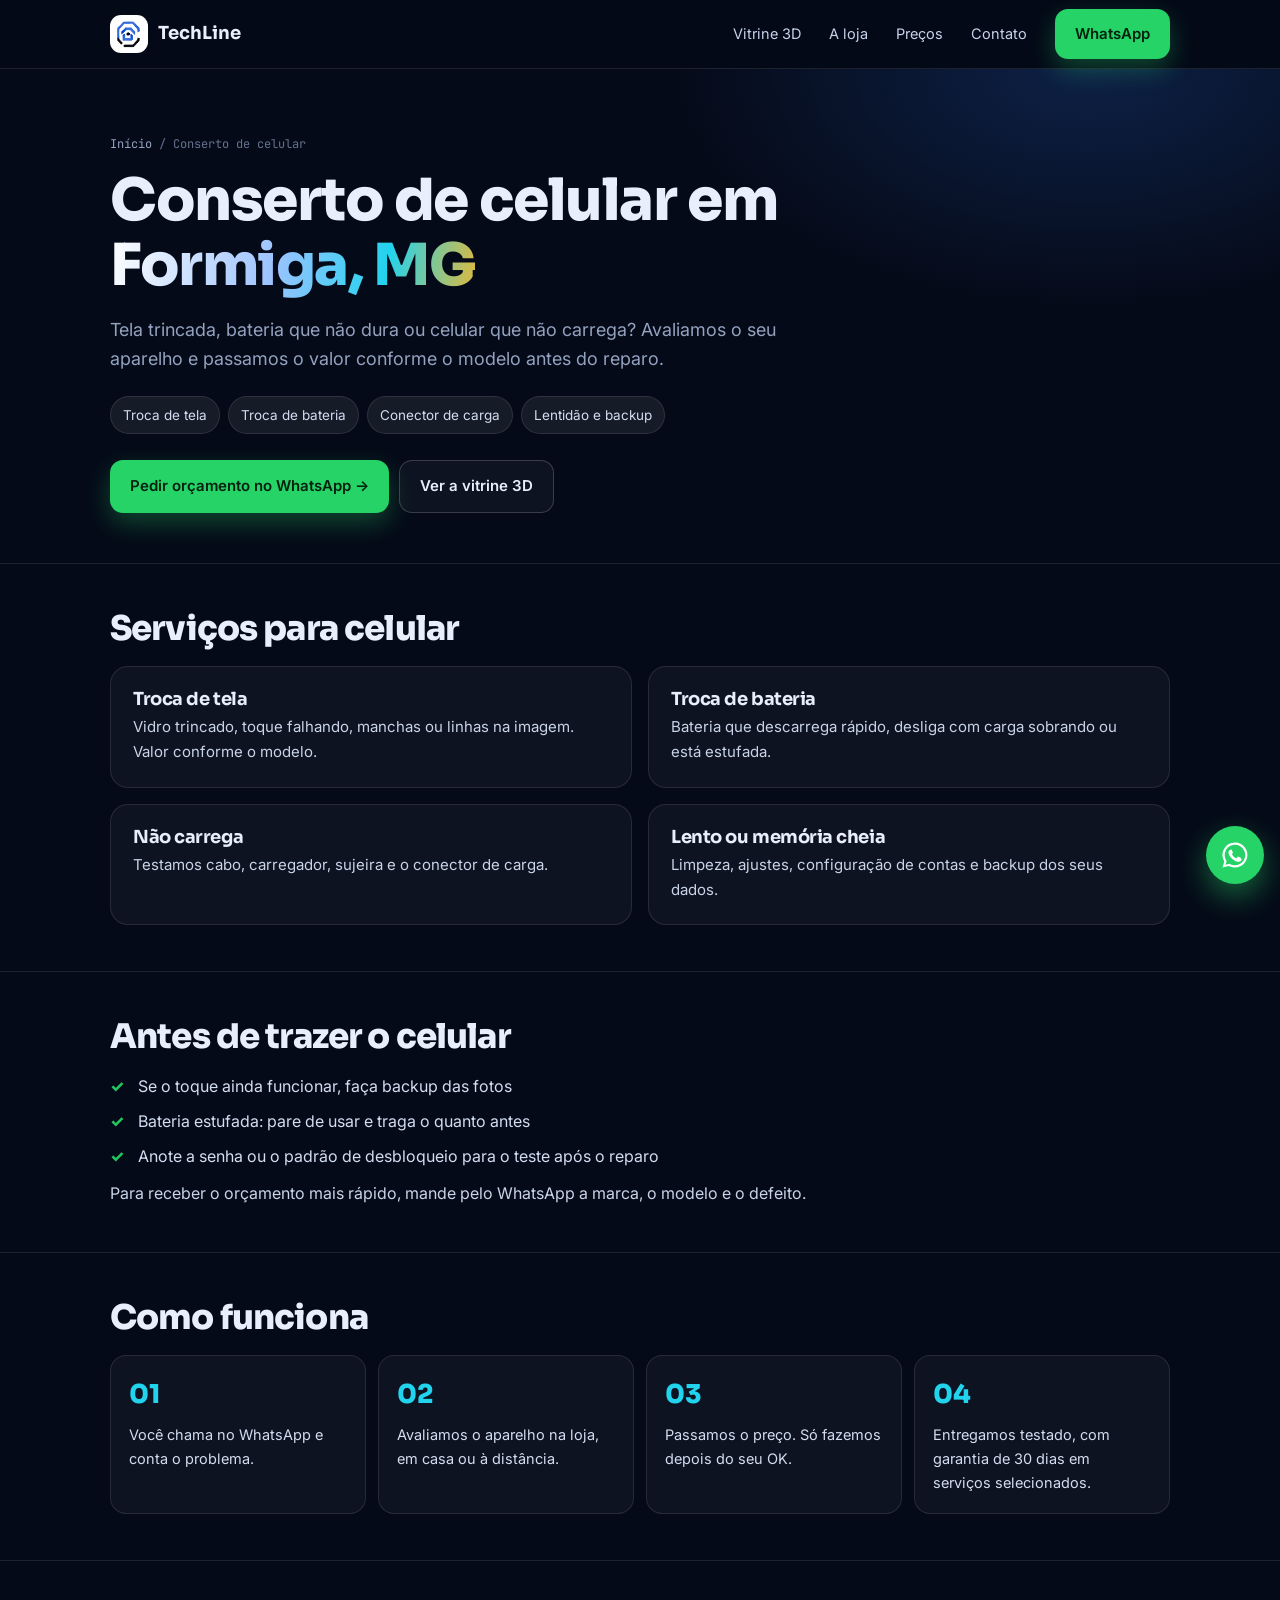
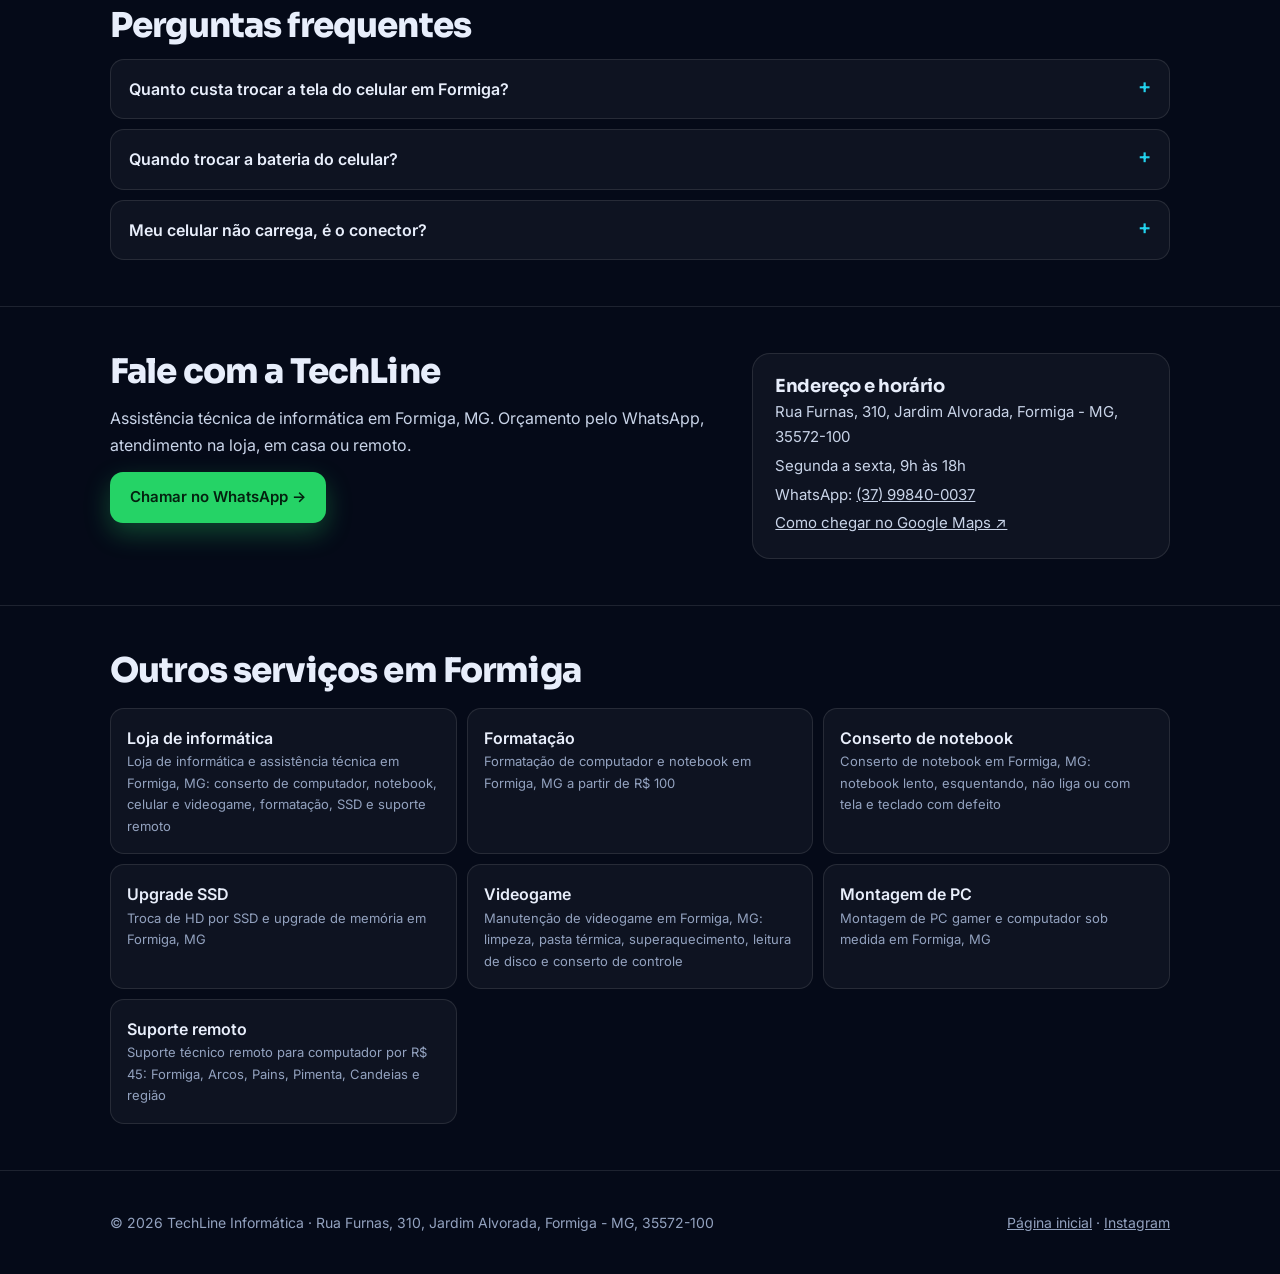
<file: conserto-de-celular-formiga-mg.html>
<!doctype html>
<html lang="pt-BR">
<head>
<meta charset="utf-8">
<meta name="viewport" content="width=device-width,initial-scale=1">
<title>Conserto de Celular em Formiga MG | Troca de Tela e Bateria</title>
<meta name="description" content="Conserto de celular em Formiga, MG: troca de tela, troca de bateria, problemas de carregamento e lentidão. Orçamento conforme o modelo pelo WhatsApp.">
<link rel="canonical" href="https://techline-site.vercel.app/conserto-de-celular-formiga-mg">
<meta name="robots" content="index,follow,max-image-preview:large">
<meta name="geo.region" content="BR-MG"><meta name="geo.placename" content="Formiga">
<meta name="theme-color" content="#050A18">
<meta property="og:locale" content="pt_BR"><meta property="og:type" content="website"><meta property="og:site_name" content="TechLine Informática">
<meta property="og:title" content="Conserto de Celular em Formiga MG | Troca de Tela e Bateria"><meta property="og:description" content="Conserto de celular em Formiga, MG: troca de tela, troca de bateria, problemas de carregamento e lentidão. Orçamento conforme o modelo pelo WhatsApp."><meta property="og:url" content="https://techline-site.vercel.app/conserto-de-celular-formiga-mg">
<meta property="og:image" content="https://techline-site.vercel.app/img/og-techline.jpg"><meta name="twitter:card" content="summary_large_image">
<link rel="icon" type="image/png" href="/favicon.png"><link rel="apple-touch-icon" href="/apple-touch-icon.png">
<link rel="preconnect" href="https://fonts.googleapis.com"><link rel="preconnect" href="https://fonts.gstatic.com" crossorigin>
<link href="https://fonts.googleapis.com/css2?family=Inter:wght@400;600;700&family=JetBrains+Mono:wght@400;600&family=Sora:wght@700;800&display=swap" rel="stylesheet">
<link rel="stylesheet" href="/assets/site.css">
<script type="application/ld+json">{"@context":"https://schema.org","@type":"Service","name":"Conserto de celular","serviceType":"Conserto de celular","areaServed":[{"@type":"City","name":"Formiga"},{"@type":"State","name":"Minas Gerais"}],"provider":{"@id":"https://techline-site.vercel.app/#loja"},"url":"https://techline-site.vercel.app/conserto-de-celular-formiga-mg"}</script>
<script type="application/ld+json">{"@context":"https://schema.org","@type":["ComputerStore","LocalBusiness"],"@id":"https://techline-site.vercel.app/#loja","name":"TechLine Informática","url":"https://techline-site.vercel.app/","telephone":"+55-37-99840-0037","image":"https://techline-site.vercel.app/img/og-techline.jpg","priceRange":"R$ 30 - R$ 150","address":{"@type":"PostalAddress","streetAddress":"Rua Furnas, 310 - Jardim Alvorada","addressLocality":"Formiga","addressRegion":"MG","postalCode":"35572-100","addressCountry":"BR"},"openingHoursSpecification":[{"@type":"OpeningHoursSpecification","dayOfWeek":["Monday","Tuesday","Wednesday","Thursday","Friday"],"opens":"09:00","closes":"18:00"}]}</script>
<script type="application/ld+json">{"@context":"https://schema.org","@type":"BreadcrumbList","itemListElement":[{"@type":"ListItem","position":1,"name":"Início","item":"https://techline-site.vercel.app/"},{"@type":"ListItem","position":2,"name":"Conserto de celular","item":"https://techline-site.vercel.app/conserto-de-celular-formiga-mg"}]}</script>
<script type="application/ld+json">{"@context":"https://schema.org","@type":"FAQPage","mainEntity":[{"@type":"Question","name":"Quanto custa trocar a tela do celular em Formiga?","acceptedAnswer":{"@type":"Answer","text":"O valor depende do modelo. Mande a marca e o modelo pelo WhatsApp que passamos o orçamento."}},{"@type":"Question","name":"Quando trocar a bateria do celular?","acceptedAnswer":{"@type":"Answer","text":"Quando ela descarrega muito rápido, desliga com bateria sobrando ou está estufada. Bateria estufada deve ser trocada logo."}},{"@type":"Question","name":"Meu celular não carrega, é o conector?","acceptedAnswer":{"@type":"Answer","text":"Pode ser o cabo, o carregador, sujeira ou o conector. Testamos tudo antes de indicar o reparo."}}]}</script>
</head>
<body>
<header><div class="wrap nav">
  <a class="brand" href="/"><span><img src="/img/logo-simbolo.png" alt="" width="30" height="30"></span><b>TechLine</b></a>
  <nav aria-label="Principal"><a href="/#vitrine">Vitrine 3D</a><a href="/loja-de-informatica-formiga-mg">A loja</a><a href="/#precos">Preços</a><a href="/#contato">Contato</a></nav>
  <a class="btn btn-wa" href="https://wa.me/5537998400037?text=Ol%C3%A1!%20Quero%20um%20or%C3%A7amento%20de%20conserto%20de%20celular.%20Modelo%3A" target="_blank" rel="noopener">WhatsApp</a>
</div></header>
<main>
  <div class="hero"><div class="wrap">
    <p class="crumbs"><a href="/">Início</a> / Conserto de celular</p>
    <h1>Conserto de celular em <span class="grad">Formiga, MG</span></h1>
    <p class="lead">Tela trincada, bateria que não dura ou celular que não carrega? Avaliamos o seu aparelho e passamos o valor conforme o modelo antes do reparo.</p>
    <div class="chips"><span>Troca de tela</span><span>Troca de bateria</span><span>Conector de carga</span><span>Lentidão e backup</span></div>
    <div class="cta"><a class="btn btn-wa" href="https://wa.me/5537998400037?text=Ol%C3%A1!%20Quero%20um%20or%C3%A7amento%20de%20conserto%20de%20celular.%20Modelo%3A" target="_blank" rel="noopener">Pedir orçamento no WhatsApp →</a><a class="btn btn-ghost" href="/#vitrine">Ver a vitrine 3D</a></div>
  </div></div>
<section><div class="wrap"><h2>Serviços para celular</h2><div class="grid2"><div class="card"><h3>Troca de tela</h3><p>Vidro trincado, toque falhando, manchas ou linhas na imagem. Valor conforme o modelo.</p></div><div class="card"><h3>Troca de bateria</h3><p>Bateria que descarrega rápido, desliga com carga sobrando ou está estufada.</p></div><div class="card"><h3>Não carrega</h3><p>Testamos cabo, carregador, sujeira e o conector de carga.</p></div><div class="card"><h3>Lento ou memória cheia</h3><p>Limpeza, ajustes, configuração de contas e backup dos seus dados.</p></div></div></div></section>
<section><div class="wrap"><h2>Antes de trazer o celular</h2><ul class="check"><li>Se o toque ainda funcionar, faça backup das fotos</li><li>Bateria estufada: pare de usar e traga o quanto antes</li><li>Anote a senha ou o padrão de desbloqueio para o teste após o reparo</li></ul><p>Para receber o orçamento mais rápido, mande pelo WhatsApp a marca, o modelo e o defeito.</p></div></section>
<section><div class="wrap"><h2>Como funciona</h2><ol class="steps"><li>Você chama no WhatsApp e conta o problema.</li><li>Avaliamos o aparelho na loja, em casa ou à distância.</li><li>Passamos o preço. Só fazemos depois do seu OK.</li><li>Entregamos testado, com garantia de 30 dias em serviços selecionados.</li></ol></div></section>
  <section><div class="wrap"><h2>Perguntas frequentes</h2><details><summary>Quanto custa trocar a tela do celular em Formiga?</summary><p>O valor depende do modelo. Mande a marca e o modelo pelo WhatsApp que passamos o orçamento.</p></details><details><summary>Quando trocar a bateria do celular?</summary><p>Quando ela descarrega muito rápido, desliga com bateria sobrando ou está estufada. Bateria estufada deve ser trocada logo.</p></details><details><summary>Meu celular não carrega, é o conector?</summary><p>Pode ser o cabo, o carregador, sujeira ou o conector. Testamos tudo antes de indicar o reparo.</p></details></div></section>
  <section><div class="wrap contact">
    <div><h2>Fale com a TechLine</h2><p>Assistência técnica de informática em Formiga, MG. Orçamento pelo WhatsApp, atendimento na loja, em casa ou remoto.</p><a class="btn btn-wa" href="https://wa.me/5537998400037?text=Ol%C3%A1!%20Quero%20um%20or%C3%A7amento%20de%20conserto%20de%20celular.%20Modelo%3A" target="_blank" rel="noopener">Chamar no WhatsApp →</a></div>
    <div class="card"><h3>Endereço e horário</h3><p>Rua Furnas, 310, Jardim Alvorada, Formiga - MG, 35572-100</p><p>Segunda a sexta, 9h às 18h</p><p>WhatsApp: <a href="https://wa.me/5537998400037">(37) 99840-0037</a></p><p><a href="https://www.google.com/maps/dir/?api=1&amp;destination=Rua%20Furnas%2C%20310%2C%20Jardim%20Alvorada%2C%20Formiga%20-%20MG%2C%2035572-100" target="_blank" rel="noopener">Como chegar no Google Maps ↗</a></p></div>
  </div></section>
  <section><div class="wrap"><h2>Outros serviços em Formiga</h2><div class="links"><a href="/loja-de-informatica-formiga-mg">Loja de informática<small>Loja de informática e assistência técnica em Formiga, MG: conserto de computador, notebook, celular e videogame, formatação, SSD e suporte remoto</small></a><a href="/formatacao-de-computador-formiga-mg">Formatação<small>Formatação de computador e notebook em Formiga, MG a partir de R$ 100</small></a><a href="/conserto-de-notebook-formiga-mg">Conserto de notebook<small>Conserto de notebook em Formiga, MG: notebook lento, esquentando, não liga ou com tela e teclado com defeito</small></a><a href="/upgrade-ssd-formiga-mg">Upgrade SSD<small>Troca de HD por SSD e upgrade de memória em Formiga, MG</small></a><a href="/manutencao-de-videogame-formiga-mg">Videogame<small>Manutenção de videogame em Formiga, MG: limpeza, pasta térmica, superaquecimento, leitura de disco e conserto de controle</small></a><a href="/montagem-de-pc-gamer-formiga-mg">Montagem de PC<small>Montagem de PC gamer e computador sob medida em Formiga, MG</small></a><a href="/suporte-tecnico-remoto">Suporte remoto<small>Suporte técnico remoto para computador por R$ 45: Formiga, Arcos, Pains, Pimenta, Candeias e região</small></a></div></div></section>
</main>
<footer><div class="wrap"><span>© 2026 TechLine Informática · Rua Furnas, 310, Jardim Alvorada, Formiga - MG, 35572-100</span><span><a href="/">Página inicial</a> · <a href="https://instagram.com/techline._" target="_blank" rel="noopener">Instagram</a></span></div></footer>
<a class="fab" href="https://wa.me/5537998400037?text=Ol%C3%A1!%20Quero%20um%20or%C3%A7amento%20de%20conserto%20de%20celular.%20Modelo%3A" target="_blank" rel="noopener" aria-label="Falar no WhatsApp"><svg viewBox="0 0 24 24" fill="#fff" aria-hidden="true"><path d="M12 2a10 10 0 0 0-8.6 15.1L2 22l5-1.3A10 10 0 1 0 12 2zm0 18.2a8.2 8.2 0 0 1-4.2-1.1l-.3-.2-3 .8.8-2.9-.2-.3A8.2 8.2 0 1 1 12 20.2zm4.5-6.1c-.2-.1-1.5-.7-1.7-.8-.2-.1-.4-.1-.6.1l-.8 1c-.1.2-.3.2-.5.1a6.7 6.7 0 0 1-3.3-2.9c-.3-.4.2-.4.7-1.3.1-.2 0-.3 0-.4l-.8-1.8c-.2-.5-.4-.4-.6-.4h-.5a1 1 0 0 0-.7.3 2.9 2.9 0 0 0-.9 2.2 5.1 5.1 0 0 0 1.1 2.7 11.6 11.6 0 0 0 4.4 3.9c1.7.7 2.3.8 3.1.6.5-.1 1.5-.6 1.7-1.2.2-.6.2-1.1.1-1.2l-.5-.2z"/></svg></a>
</body>
</html>
</file>
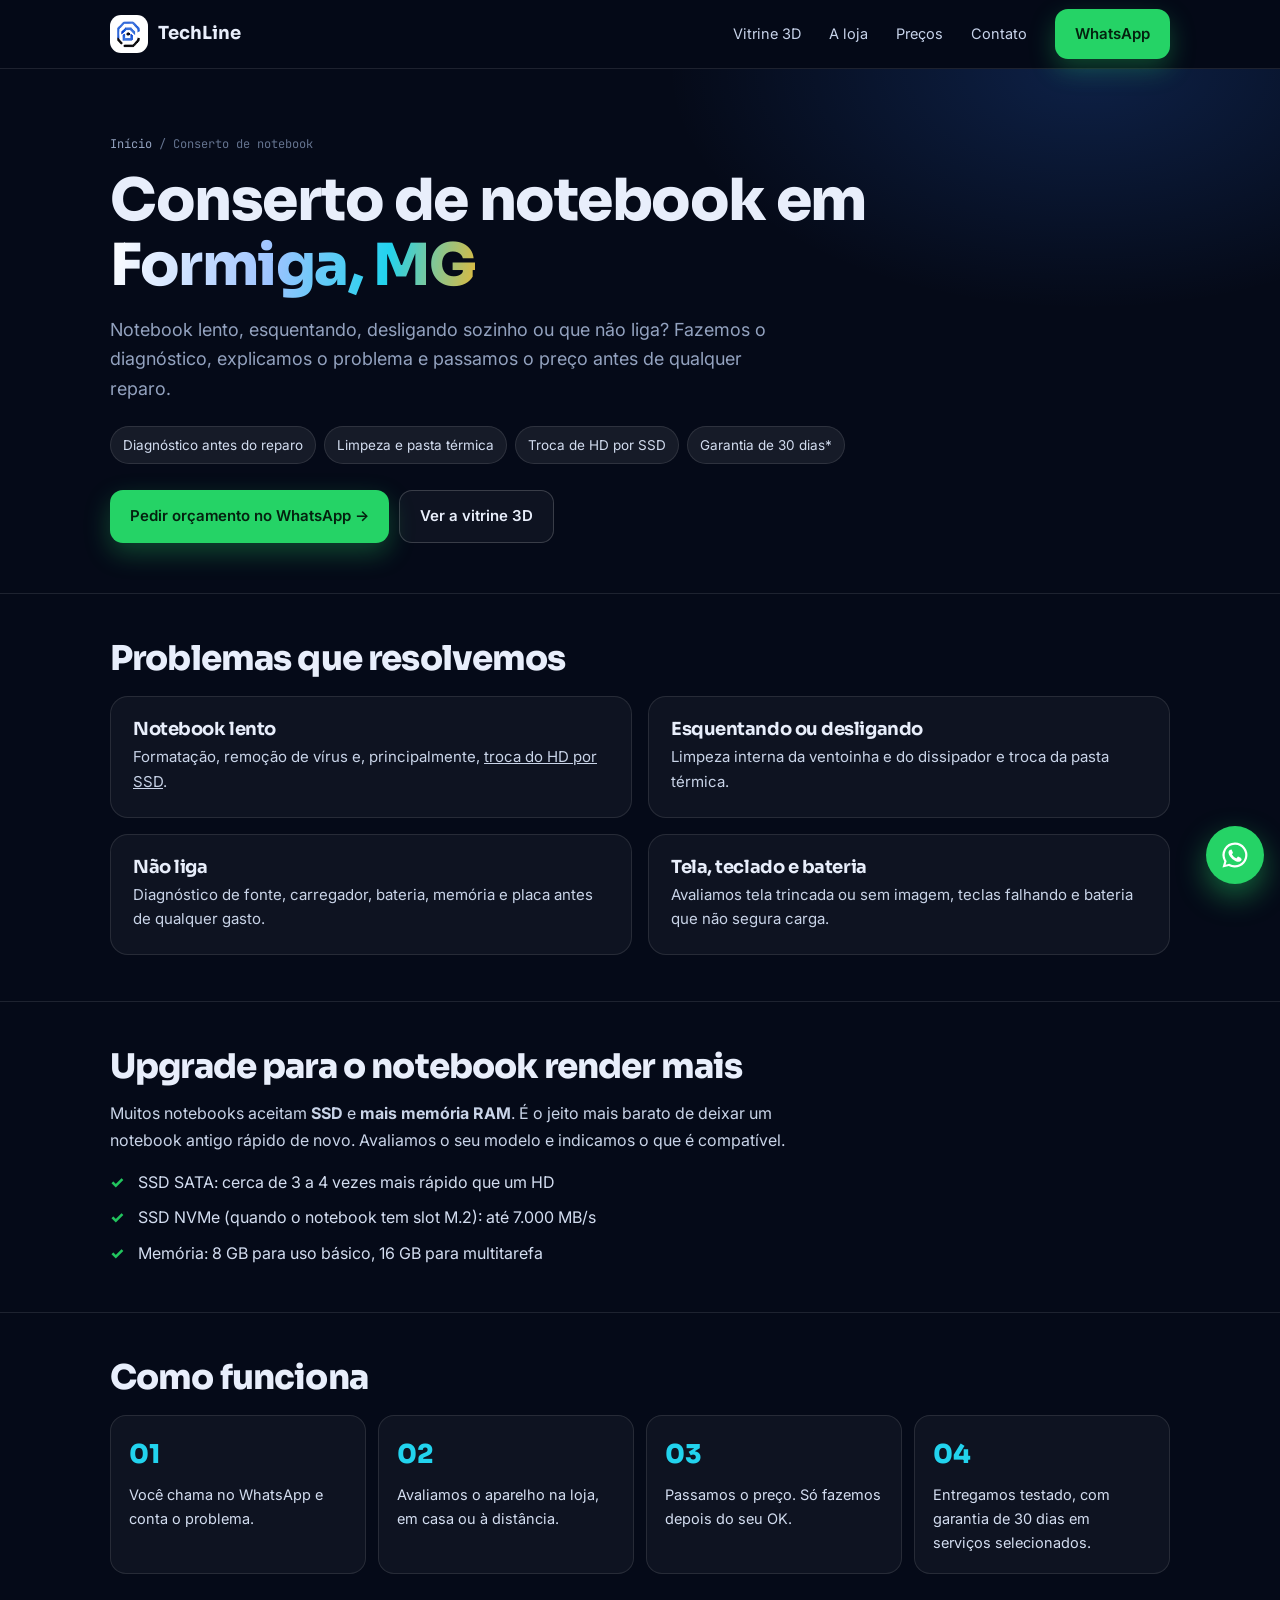
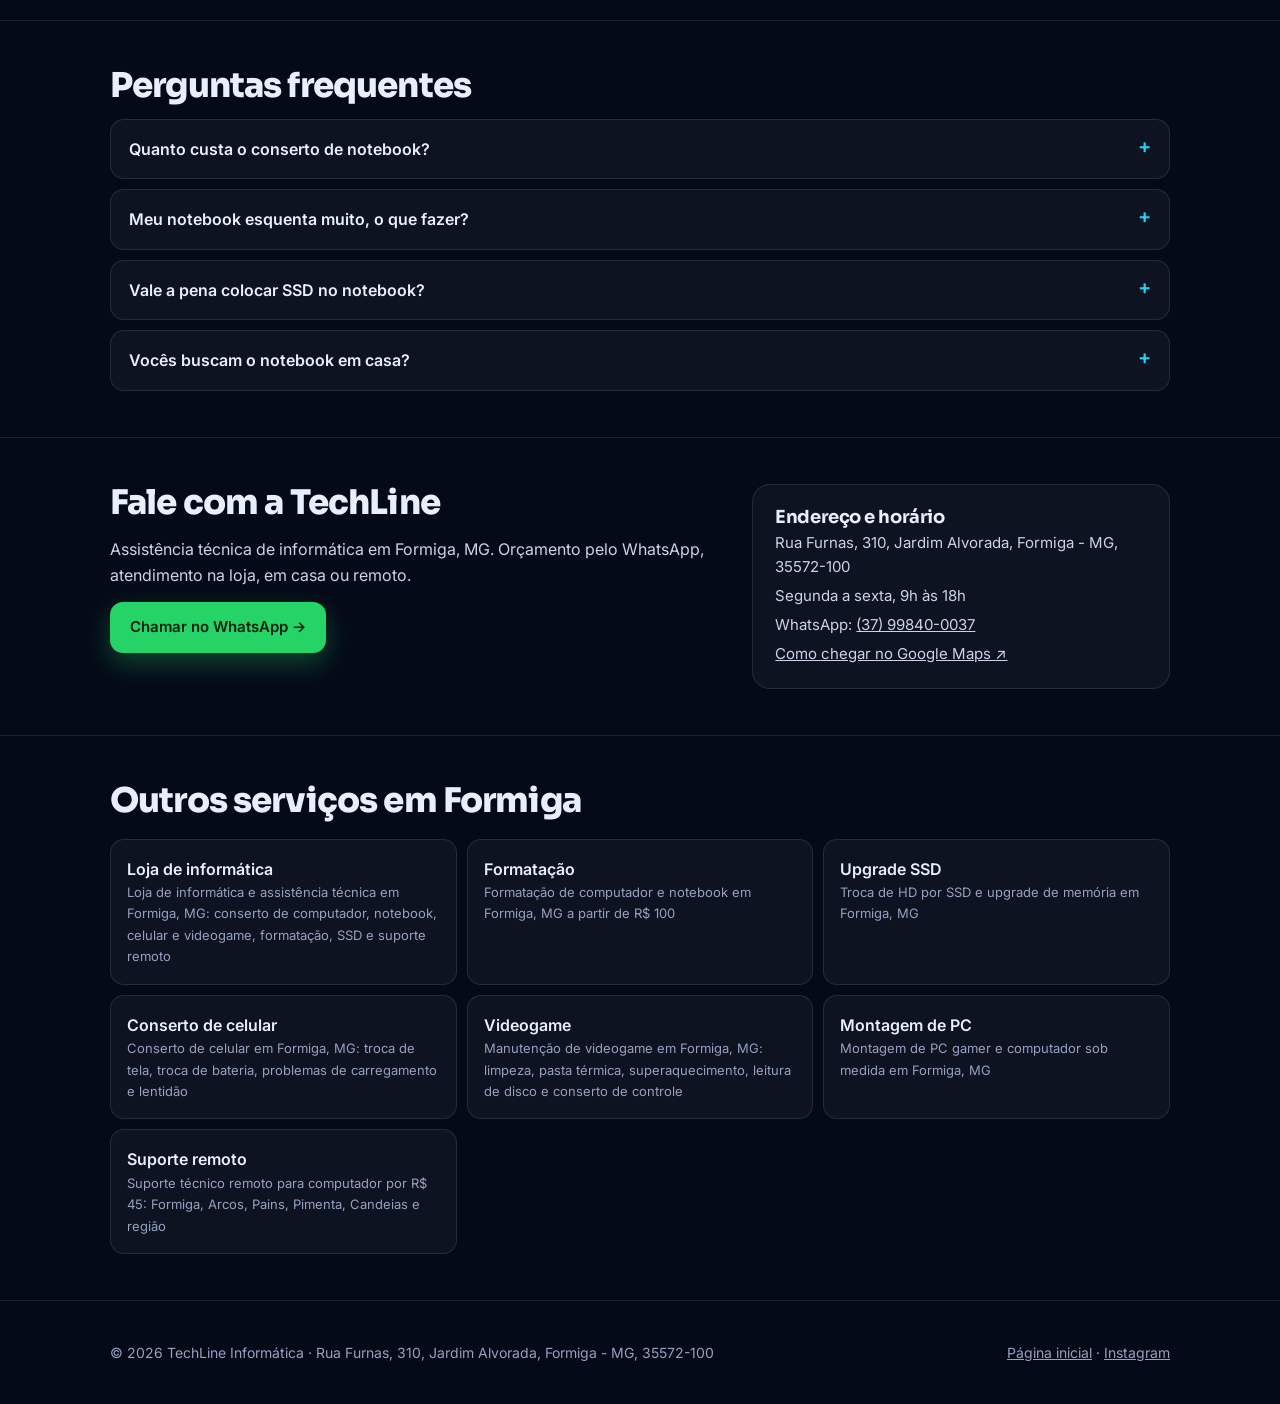
<file: conserto-de-notebook-formiga-mg.html>
<!doctype html>
<html lang="pt-BR">
<head>
<meta charset="utf-8">
<meta name="viewport" content="width=device-width,initial-scale=1">
<title>Conserto de Notebook em Formiga MG | Assistência TechLine</title>
<meta name="description" content="Conserto de notebook em Formiga, MG: notebook lento, esquentando, não liga ou com tela e teclado com defeito. Diagnóstico e orçamento antes do reparo. Garantia.">
<link rel="canonical" href="https://techline-site.vercel.app/conserto-de-notebook-formiga-mg">
<meta name="robots" content="index,follow,max-image-preview:large">
<meta name="geo.region" content="BR-MG"><meta name="geo.placename" content="Formiga">
<meta name="theme-color" content="#050A18">
<meta property="og:locale" content="pt_BR"><meta property="og:type" content="website"><meta property="og:site_name" content="TechLine Informática">
<meta property="og:title" content="Conserto de Notebook em Formiga MG | Assistência TechLine"><meta property="og:description" content="Conserto de notebook em Formiga, MG: notebook lento, esquentando, não liga ou com tela e teclado com defeito. Diagnóstico e orçamento antes do reparo. Garantia."><meta property="og:url" content="https://techline-site.vercel.app/conserto-de-notebook-formiga-mg">
<meta property="og:image" content="https://techline-site.vercel.app/img/og-techline.jpg"><meta name="twitter:card" content="summary_large_image">
<link rel="icon" type="image/png" href="/favicon.png"><link rel="apple-touch-icon" href="/apple-touch-icon.png">
<link rel="preconnect" href="https://fonts.googleapis.com"><link rel="preconnect" href="https://fonts.gstatic.com" crossorigin>
<link href="https://fonts.googleapis.com/css2?family=Inter:wght@400;600;700&family=JetBrains+Mono:wght@400;600&family=Sora:wght@700;800&display=swap" rel="stylesheet">
<link rel="stylesheet" href="/assets/site.css">
<script type="application/ld+json">{"@context":"https://schema.org","@type":"Service","name":"Conserto de notebook","serviceType":"Conserto de notebook","areaServed":[{"@type":"City","name":"Formiga"},{"@type":"State","name":"Minas Gerais"}],"provider":{"@id":"https://techline-site.vercel.app/#loja"},"url":"https://techline-site.vercel.app/conserto-de-notebook-formiga-mg"}</script>
<script type="application/ld+json">{"@context":"https://schema.org","@type":["ComputerStore","LocalBusiness"],"@id":"https://techline-site.vercel.app/#loja","name":"TechLine Informática","url":"https://techline-site.vercel.app/","telephone":"+55-37-99840-0037","image":"https://techline-site.vercel.app/img/og-techline.jpg","priceRange":"R$ 30 - R$ 150","address":{"@type":"PostalAddress","streetAddress":"Rua Furnas, 310 - Jardim Alvorada","addressLocality":"Formiga","addressRegion":"MG","postalCode":"35572-100","addressCountry":"BR"},"openingHoursSpecification":[{"@type":"OpeningHoursSpecification","dayOfWeek":["Monday","Tuesday","Wednesday","Thursday","Friday"],"opens":"09:00","closes":"18:00"}]}</script>
<script type="application/ld+json">{"@context":"https://schema.org","@type":"BreadcrumbList","itemListElement":[{"@type":"ListItem","position":1,"name":"Início","item":"https://techline-site.vercel.app/"},{"@type":"ListItem","position":2,"name":"Conserto de notebook","item":"https://techline-site.vercel.app/conserto-de-notebook-formiga-mg"}]}</script>
<script type="application/ld+json">{"@context":"https://schema.org","@type":"FAQPage","mainEntity":[{"@type":"Question","name":"Quanto custa o conserto de notebook?","acceptedAnswer":{"@type":"Answer","text":"Depende do defeito. Fazemos o diagnóstico e passamos o valor antes de qualquer reparo. A formatação começa em R$ 100."}},{"@type":"Question","name":"Meu notebook esquenta muito, o que fazer?","acceptedAnswer":{"@type":"Answer","text":"Geralmente é poeira na ventoinha e pasta térmica seca. Uma limpeza interna com pasta nova resolve na maioria dos casos."}},{"@type":"Question","name":"Vale a pena colocar SSD no notebook?","acceptedAnswer":{"@type":"Answer","text":"Sim. É o upgrade que mais acelera um notebook que ainda usa HD: ele liga em segundos e os programas abrem muito mais rápido."}},{"@type":"Question","name":"Vocês buscam o notebook em casa?","acceptedAnswer":{"@type":"Answer","text":"Fazemos visita técnica em Formiga por R$ 50. Combine pelo WhatsApp."}}]}</script>
</head>
<body>
<header><div class="wrap nav">
  <a class="brand" href="/"><span><img src="/img/logo-simbolo.png" alt="" width="30" height="30"></span><b>TechLine</b></a>
  <nav aria-label="Principal"><a href="/#vitrine">Vitrine 3D</a><a href="/loja-de-informatica-formiga-mg">A loja</a><a href="/#precos">Preços</a><a href="/#contato">Contato</a></nav>
  <a class="btn btn-wa" href="https://wa.me/5537998400037?text=Ol%C3%A1!%20Meu%20notebook%20est%C3%A1%20com%20problema%20e%20quero%20um%20or%C3%A7amento." target="_blank" rel="noopener">WhatsApp</a>
</div></header>
<main>
  <div class="hero"><div class="wrap">
    <p class="crumbs"><a href="/">Início</a> / Conserto de notebook</p>
    <h1>Conserto de notebook em <span class="grad">Formiga, MG</span></h1>
    <p class="lead">Notebook lento, esquentando, desligando sozinho ou que não liga? Fazemos o diagnóstico, explicamos o problema e passamos o preço antes de qualquer reparo.</p>
    <div class="chips"><span>Diagnóstico antes do reparo</span><span>Limpeza e pasta térmica</span><span>Troca de HD por SSD</span><span>Garantia de 30 dias*</span></div>
    <div class="cta"><a class="btn btn-wa" href="https://wa.me/5537998400037?text=Ol%C3%A1!%20Meu%20notebook%20est%C3%A1%20com%20problema%20e%20quero%20um%20or%C3%A7amento." target="_blank" rel="noopener">Pedir orçamento no WhatsApp →</a><a class="btn btn-ghost" href="/#vitrine">Ver a vitrine 3D</a></div>
  </div></div>
<section><div class="wrap"><h2>Problemas que resolvemos</h2><div class="grid2"><div class="card"><h3>Notebook lento</h3><p>Formatação, remoção de vírus e, principalmente, <a href="/upgrade-ssd-formiga-mg">troca do HD por SSD</a>.</p></div><div class="card"><h3>Esquentando ou desligando</h3><p>Limpeza interna da ventoinha e do dissipador e troca da pasta térmica.</p></div><div class="card"><h3>Não liga</h3><p>Diagnóstico de fonte, carregador, bateria, memória e placa antes de qualquer gasto.</p></div><div class="card"><h3>Tela, teclado e bateria</h3><p>Avaliamos tela trincada ou sem imagem, teclas falhando e bateria que não segura carga.</p></div></div></div></section>
<section><div class="wrap"><h2>Upgrade para o notebook render mais</h2><p>Muitos notebooks aceitam <b>SSD</b> e <b>mais memória RAM</b>. É o jeito mais barato de deixar um notebook antigo rápido de novo. Avaliamos o seu modelo e indicamos o que é compatível.</p><ul class="check"><li>SSD SATA: cerca de 3 a 4 vezes mais rápido que um HD</li><li>SSD NVMe (quando o notebook tem slot M.2): até 7.000 MB/s</li><li>Memória: 8 GB para uso básico, 16 GB para multitarefa</li></ul></div></section>
<section><div class="wrap"><h2>Como funciona</h2><ol class="steps"><li>Você chama no WhatsApp e conta o problema.</li><li>Avaliamos o aparelho na loja, em casa ou à distância.</li><li>Passamos o preço. Só fazemos depois do seu OK.</li><li>Entregamos testado, com garantia de 30 dias em serviços selecionados.</li></ol></div></section>
  <section><div class="wrap"><h2>Perguntas frequentes</h2><details><summary>Quanto custa o conserto de notebook?</summary><p>Depende do defeito. Fazemos o diagnóstico e passamos o valor antes de qualquer reparo. A formatação começa em R$ 100.</p></details><details><summary>Meu notebook esquenta muito, o que fazer?</summary><p>Geralmente é poeira na ventoinha e pasta térmica seca. Uma limpeza interna com pasta nova resolve na maioria dos casos.</p></details><details><summary>Vale a pena colocar SSD no notebook?</summary><p>Sim. É o upgrade que mais acelera um notebook que ainda usa HD: ele liga em segundos e os programas abrem muito mais rápido.</p></details><details><summary>Vocês buscam o notebook em casa?</summary><p>Fazemos visita técnica em Formiga por R$ 50. Combine pelo WhatsApp.</p></details></div></section>
  <section><div class="wrap contact">
    <div><h2>Fale com a TechLine</h2><p>Assistência técnica de informática em Formiga, MG. Orçamento pelo WhatsApp, atendimento na loja, em casa ou remoto.</p><a class="btn btn-wa" href="https://wa.me/5537998400037?text=Ol%C3%A1!%20Meu%20notebook%20est%C3%A1%20com%20problema%20e%20quero%20um%20or%C3%A7amento." target="_blank" rel="noopener">Chamar no WhatsApp →</a></div>
    <div class="card"><h3>Endereço e horário</h3><p>Rua Furnas, 310, Jardim Alvorada, Formiga - MG, 35572-100</p><p>Segunda a sexta, 9h às 18h</p><p>WhatsApp: <a href="https://wa.me/5537998400037">(37) 99840-0037</a></p><p><a href="https://www.google.com/maps/dir/?api=1&amp;destination=Rua%20Furnas%2C%20310%2C%20Jardim%20Alvorada%2C%20Formiga%20-%20MG%2C%2035572-100" target="_blank" rel="noopener">Como chegar no Google Maps ↗</a></p></div>
  </div></section>
  <section><div class="wrap"><h2>Outros serviços em Formiga</h2><div class="links"><a href="/loja-de-informatica-formiga-mg">Loja de informática<small>Loja de informática e assistência técnica em Formiga, MG: conserto de computador, notebook, celular e videogame, formatação, SSD e suporte remoto</small></a><a href="/formatacao-de-computador-formiga-mg">Formatação<small>Formatação de computador e notebook em Formiga, MG a partir de R$ 100</small></a><a href="/upgrade-ssd-formiga-mg">Upgrade SSD<small>Troca de HD por SSD e upgrade de memória em Formiga, MG</small></a><a href="/conserto-de-celular-formiga-mg">Conserto de celular<small>Conserto de celular em Formiga, MG: troca de tela, troca de bateria, problemas de carregamento e lentidão</small></a><a href="/manutencao-de-videogame-formiga-mg">Videogame<small>Manutenção de videogame em Formiga, MG: limpeza, pasta térmica, superaquecimento, leitura de disco e conserto de controle</small></a><a href="/montagem-de-pc-gamer-formiga-mg">Montagem de PC<small>Montagem de PC gamer e computador sob medida em Formiga, MG</small></a><a href="/suporte-tecnico-remoto">Suporte remoto<small>Suporte técnico remoto para computador por R$ 45: Formiga, Arcos, Pains, Pimenta, Candeias e região</small></a></div></div></section>
</main>
<footer><div class="wrap"><span>© 2026 TechLine Informática · Rua Furnas, 310, Jardim Alvorada, Formiga - MG, 35572-100</span><span><a href="/">Página inicial</a> · <a href="https://instagram.com/techline._" target="_blank" rel="noopener">Instagram</a></span></div></footer>
<a class="fab" href="https://wa.me/5537998400037?text=Ol%C3%A1!%20Meu%20notebook%20est%C3%A1%20com%20problema%20e%20quero%20um%20or%C3%A7amento." target="_blank" rel="noopener" aria-label="Falar no WhatsApp"><svg viewBox="0 0 24 24" fill="#fff" aria-hidden="true"><path d="M12 2a10 10 0 0 0-8.6 15.1L2 22l5-1.3A10 10 0 1 0 12 2zm0 18.2a8.2 8.2 0 0 1-4.2-1.1l-.3-.2-3 .8.8-2.9-.2-.3A8.2 8.2 0 1 1 12 20.2zm4.5-6.1c-.2-.1-1.5-.7-1.7-.8-.2-.1-.4-.1-.6.1l-.8 1c-.1.2-.3.2-.5.1a6.7 6.7 0 0 1-3.3-2.9c-.3-.4.2-.4.7-1.3.1-.2 0-.3 0-.4l-.8-1.8c-.2-.5-.4-.4-.6-.4h-.5a1 1 0 0 0-.7.3 2.9 2.9 0 0 0-.9 2.2 5.1 5.1 0 0 0 1.1 2.7 11.6 11.6 0 0 0 4.4 3.9c1.7.7 2.3.8 3.1.6.5-.1 1.5-.6 1.7-1.2.2-.6.2-1.1.1-1.2l-.5-.2z"/></svg></a>
</body>
</html>
</file>
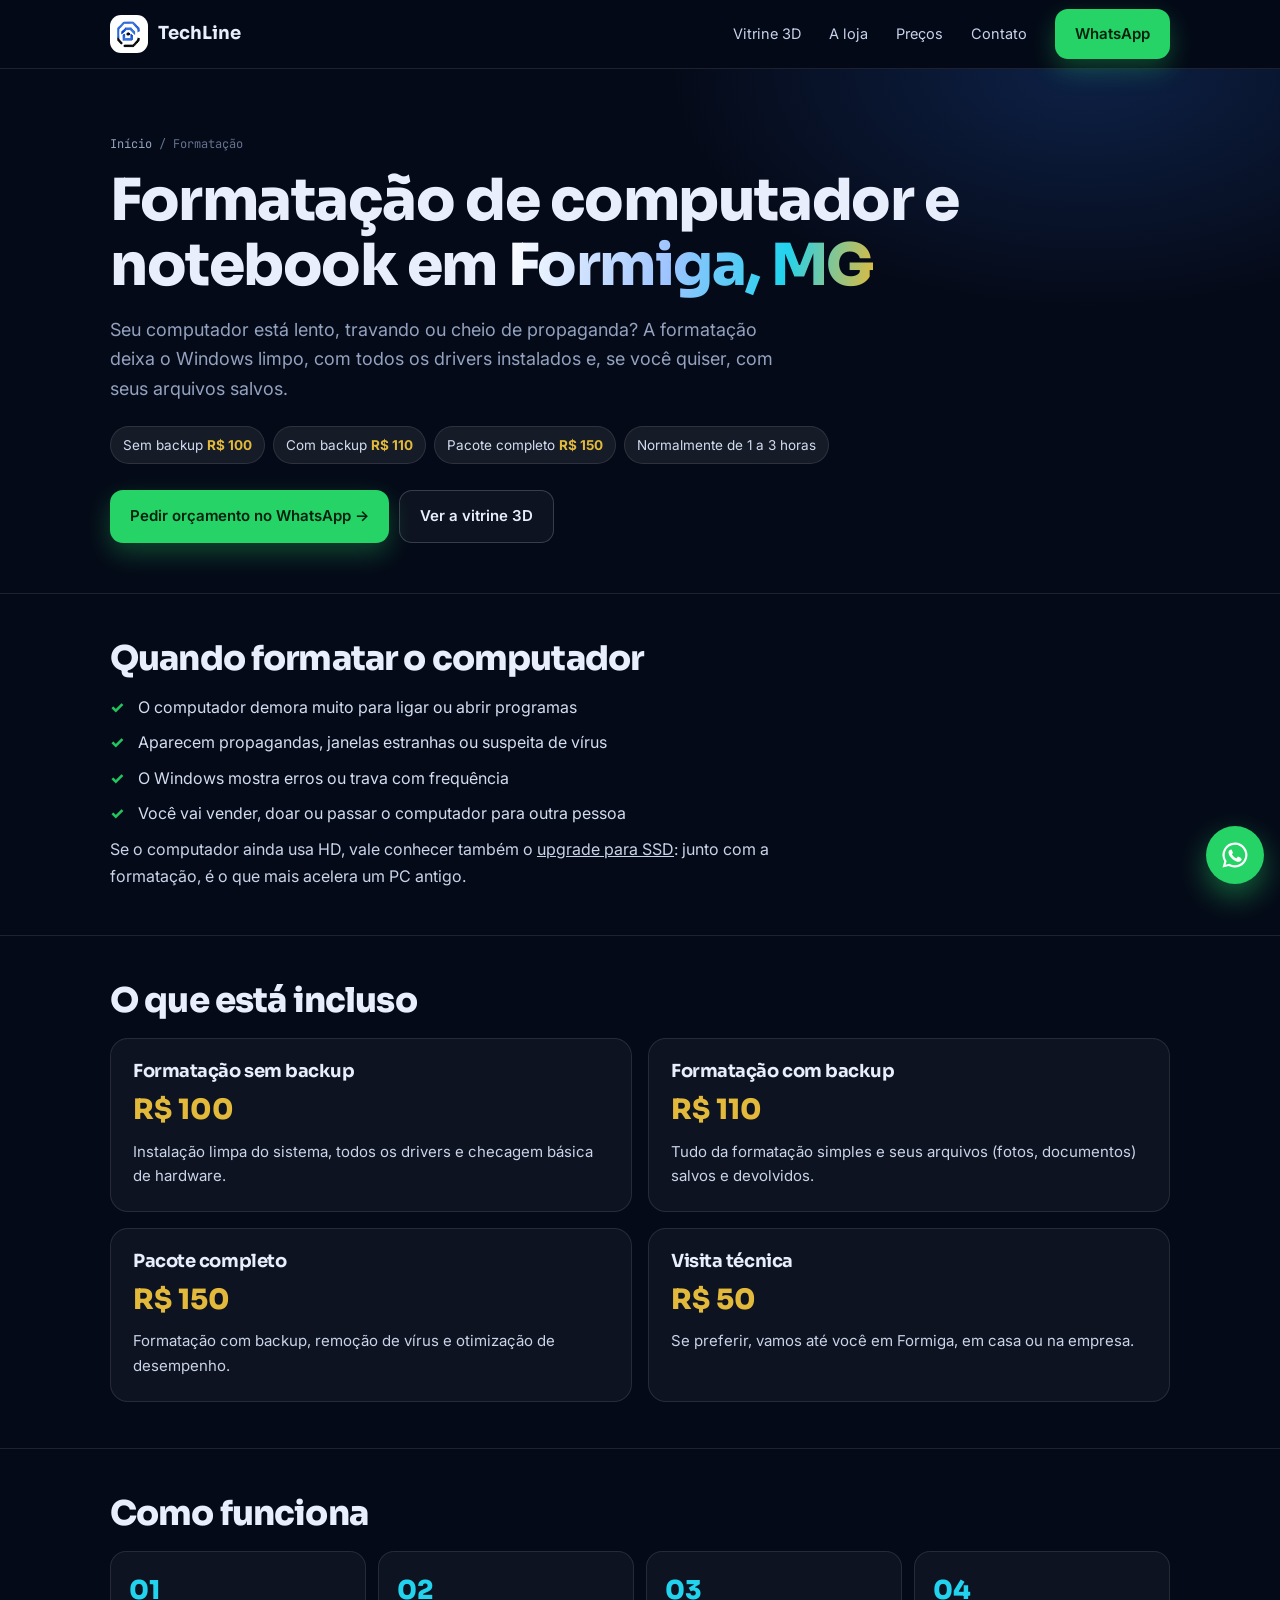
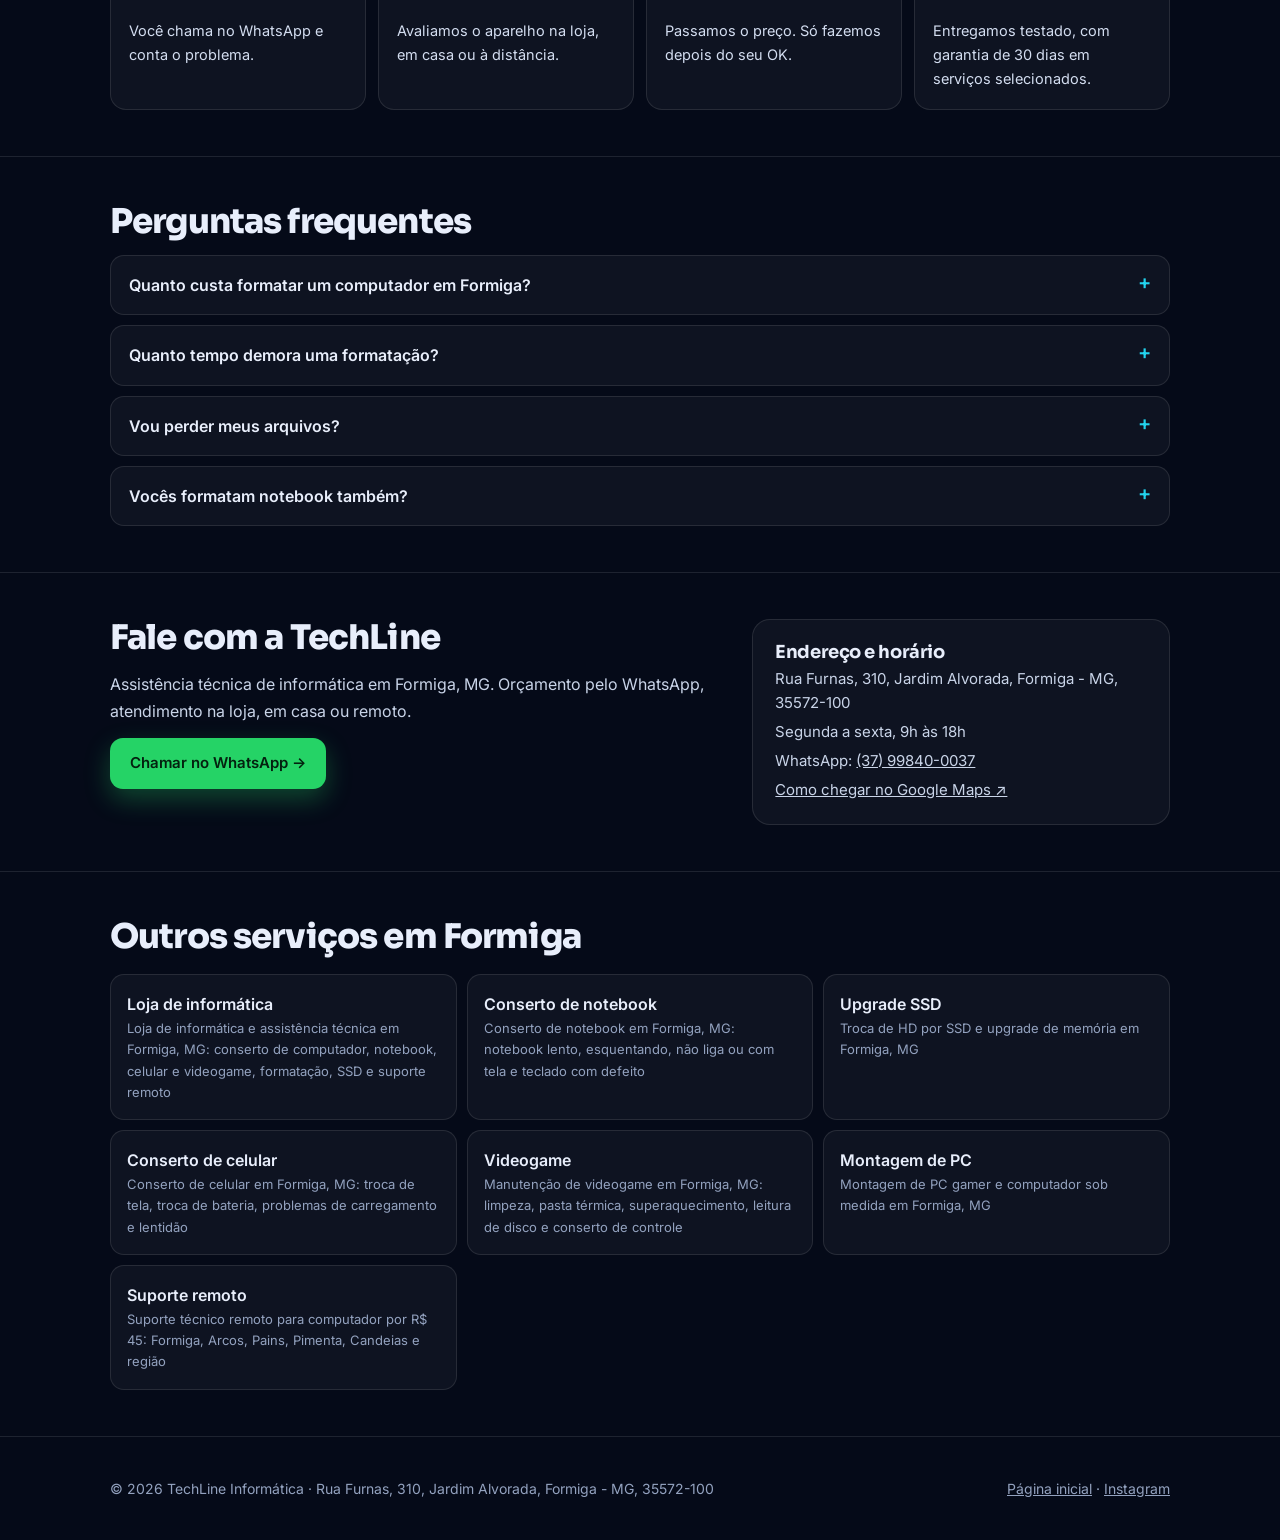
<file: formatacao-de-computador-formiga-mg.html>
<!doctype html>
<html lang="pt-BR">
<head>
<meta charset="utf-8">
<meta name="viewport" content="width=device-width,initial-scale=1">
<title>Formatação de Computador e Notebook em Formiga MG | TechLine</title>
<meta name="description" content="Formatação de computador e notebook em Formiga, MG a partir de R$ 100. Com backup por R$ 110 ou pacote completo com remoção de vírus por R$ 150. Orçamento pelo WhatsApp.">
<link rel="canonical" href="https://techline-site.vercel.app/formatacao-de-computador-formiga-mg">
<meta name="robots" content="index,follow,max-image-preview:large">
<meta name="geo.region" content="BR-MG"><meta name="geo.placename" content="Formiga">
<meta name="theme-color" content="#050A18">
<meta property="og:locale" content="pt_BR"><meta property="og:type" content="website"><meta property="og:site_name" content="TechLine Informática">
<meta property="og:title" content="Formatação de Computador e Notebook em Formiga MG | TechLine"><meta property="og:description" content="Formatação de computador e notebook em Formiga, MG a partir de R$ 100. Com backup por R$ 110 ou pacote completo com remoção de vírus por R$ 150. Orçamento pelo WhatsApp."><meta property="og:url" content="https://techline-site.vercel.app/formatacao-de-computador-formiga-mg">
<meta property="og:image" content="https://techline-site.vercel.app/img/og-techline.jpg"><meta name="twitter:card" content="summary_large_image">
<link rel="icon" type="image/png" href="/favicon.png"><link rel="apple-touch-icon" href="/apple-touch-icon.png">
<link rel="preconnect" href="https://fonts.googleapis.com"><link rel="preconnect" href="https://fonts.gstatic.com" crossorigin>
<link href="https://fonts.googleapis.com/css2?family=Inter:wght@400;600;700&family=JetBrains+Mono:wght@400;600&family=Sora:wght@700;800&display=swap" rel="stylesheet">
<link rel="stylesheet" href="/assets/site.css">
<script type="application/ld+json">{"@context":"https://schema.org","@type":"Service","name":"Formatação de computador","serviceType":"Formatação de computador","areaServed":[{"@type":"City","name":"Formiga"},{"@type":"State","name":"Minas Gerais"}],"provider":{"@id":"https://techline-site.vercel.app/#loja"},"url":"https://techline-site.vercel.app/formatacao-de-computador-formiga-mg"}</script>
<script type="application/ld+json">{"@context":"https://schema.org","@type":["ComputerStore","LocalBusiness"],"@id":"https://techline-site.vercel.app/#loja","name":"TechLine Informática","url":"https://techline-site.vercel.app/","telephone":"+55-37-99840-0037","image":"https://techline-site.vercel.app/img/og-techline.jpg","priceRange":"R$ 30 - R$ 150","address":{"@type":"PostalAddress","streetAddress":"Rua Furnas, 310 - Jardim Alvorada","addressLocality":"Formiga","addressRegion":"MG","postalCode":"35572-100","addressCountry":"BR"},"openingHoursSpecification":[{"@type":"OpeningHoursSpecification","dayOfWeek":["Monday","Tuesday","Wednesday","Thursday","Friday"],"opens":"09:00","closes":"18:00"}]}</script>
<script type="application/ld+json">{"@context":"https://schema.org","@type":"BreadcrumbList","itemListElement":[{"@type":"ListItem","position":1,"name":"Início","item":"https://techline-site.vercel.app/"},{"@type":"ListItem","position":2,"name":"Formatação","item":"https://techline-site.vercel.app/formatacao-de-computador-formiga-mg"}]}</script>
<script type="application/ld+json">{"@context":"https://schema.org","@type":"FAQPage","mainEntity":[{"@type":"Question","name":"Quanto custa formatar um computador em Formiga?","acceptedAnswer":{"@type":"Answer","text":"A formatação custa R$ 100 sem backup e R$ 110 com backup. O pacote completo, com backup, remoção de vírus e otimização, custa R$ 150."}},{"@type":"Question","name":"Quanto tempo demora uma formatação?","acceptedAnswer":{"@type":"Answer","text":"Normalmente de 1 a 3 horas, dependendo do backup e do equipamento."}},{"@type":"Question","name":"Vou perder meus arquivos?","acceptedAnswer":{"@type":"Answer","text":"Não, se você escolher a formatação com backup: salvamos seus arquivos antes e devolvemos depois."}},{"@type":"Question","name":"Vocês formatam notebook também?","acceptedAnswer":{"@type":"Answer","text":"Sim. Formatamos computadores de mesa e notebooks de qualquer marca."}}]}</script>
</head>
<body>
<header><div class="wrap nav">
  <a class="brand" href="/"><span><img src="/img/logo-simbolo.png" alt="" width="30" height="30"></span><b>TechLine</b></a>
  <nav aria-label="Principal"><a href="/#vitrine">Vitrine 3D</a><a href="/loja-de-informatica-formiga-mg">A loja</a><a href="/#precos">Preços</a><a href="/#contato">Contato</a></nav>
  <a class="btn btn-wa" href="https://wa.me/5537998400037?text=Ol%C3%A1!%20Quero%20um%20or%C3%A7amento%20de%20formata%C3%A7%C3%A3o." target="_blank" rel="noopener">WhatsApp</a>
</div></header>
<main>
  <div class="hero"><div class="wrap">
    <p class="crumbs"><a href="/">Início</a> / Formatação</p>
    <h1>Formatação de computador e notebook em <span class="grad">Formiga, MG</span></h1>
    <p class="lead">Seu computador está lento, travando ou cheio de propaganda? A formatação deixa o Windows limpo, com todos os drivers instalados e, se você quiser, com seus arquivos salvos.</p>
    <div class="chips"><span>Sem backup <b>R$ 100</b></span><span>Com backup <b>R$ 110</b></span><span>Pacote completo <b>R$ 150</b></span><span>Normalmente de 1 a 3 horas</span></div>
    <div class="cta"><a class="btn btn-wa" href="https://wa.me/5537998400037?text=Ol%C3%A1!%20Quero%20um%20or%C3%A7amento%20de%20formata%C3%A7%C3%A3o." target="_blank" rel="noopener">Pedir orçamento no WhatsApp →</a><a class="btn btn-ghost" href="/#vitrine">Ver a vitrine 3D</a></div>
  </div></div>
<section><div class="wrap"><h2>Quando formatar o computador</h2><ul class="check"><li>O computador demora muito para ligar ou abrir programas</li><li>Aparecem propagandas, janelas estranhas ou suspeita de vírus</li><li>O Windows mostra erros ou trava com frequência</li><li>Você vai vender, doar ou passar o computador para outra pessoa</li></ul><p>Se o computador ainda usa HD, vale conhecer também o <a href="/upgrade-ssd-formiga-mg">upgrade para SSD</a>: junto com a formatação, é o que mais acelera um PC antigo.</p></div></section>
<section><div class="wrap"><h2>O que está incluso</h2><div class="grid2"><div class="card"><h3>Formatação sem backup</h3><div class="price">R$ 100</div><p>Instalação limpa do sistema, todos os drivers e checagem básica de hardware.</p></div><div class="card"><h3>Formatação com backup</h3><div class="price">R$ 110</div><p>Tudo da formatação simples e seus arquivos (fotos, documentos) salvos e devolvidos.</p></div><div class="card"><h3>Pacote completo</h3><div class="price">R$ 150</div><p>Formatação com backup, remoção de vírus e otimização de desempenho.</p></div><div class="card"><h3>Visita técnica</h3><div class="price">R$ 50</div><p>Se preferir, vamos até você em Formiga, em casa ou na empresa.</p></div></div></div></section>
<section><div class="wrap"><h2>Como funciona</h2><ol class="steps"><li>Você chama no WhatsApp e conta o problema.</li><li>Avaliamos o aparelho na loja, em casa ou à distância.</li><li>Passamos o preço. Só fazemos depois do seu OK.</li><li>Entregamos testado, com garantia de 30 dias em serviços selecionados.</li></ol></div></section>
  <section><div class="wrap"><h2>Perguntas frequentes</h2><details><summary>Quanto custa formatar um computador em Formiga?</summary><p>A formatação custa R$ 100 sem backup e R$ 110 com backup. O pacote completo, com backup, remoção de vírus e otimização, custa R$ 150.</p></details><details><summary>Quanto tempo demora uma formatação?</summary><p>Normalmente de 1 a 3 horas, dependendo do backup e do equipamento.</p></details><details><summary>Vou perder meus arquivos?</summary><p>Não, se você escolher a formatação com backup: salvamos seus arquivos antes e devolvemos depois.</p></details><details><summary>Vocês formatam notebook também?</summary><p>Sim. Formatamos computadores de mesa e notebooks de qualquer marca.</p></details></div></section>
  <section><div class="wrap contact">
    <div><h2>Fale com a TechLine</h2><p>Assistência técnica de informática em Formiga, MG. Orçamento pelo WhatsApp, atendimento na loja, em casa ou remoto.</p><a class="btn btn-wa" href="https://wa.me/5537998400037?text=Ol%C3%A1!%20Quero%20um%20or%C3%A7amento%20de%20formata%C3%A7%C3%A3o." target="_blank" rel="noopener">Chamar no WhatsApp →</a></div>
    <div class="card"><h3>Endereço e horário</h3><p>Rua Furnas, 310, Jardim Alvorada, Formiga - MG, 35572-100</p><p>Segunda a sexta, 9h às 18h</p><p>WhatsApp: <a href="https://wa.me/5537998400037">(37) 99840-0037</a></p><p><a href="https://www.google.com/maps/dir/?api=1&amp;destination=Rua%20Furnas%2C%20310%2C%20Jardim%20Alvorada%2C%20Formiga%20-%20MG%2C%2035572-100" target="_blank" rel="noopener">Como chegar no Google Maps ↗</a></p></div>
  </div></section>
  <section><div class="wrap"><h2>Outros serviços em Formiga</h2><div class="links"><a href="/loja-de-informatica-formiga-mg">Loja de informática<small>Loja de informática e assistência técnica em Formiga, MG: conserto de computador, notebook, celular e videogame, formatação, SSD e suporte remoto</small></a><a href="/conserto-de-notebook-formiga-mg">Conserto de notebook<small>Conserto de notebook em Formiga, MG: notebook lento, esquentando, não liga ou com tela e teclado com defeito</small></a><a href="/upgrade-ssd-formiga-mg">Upgrade SSD<small>Troca de HD por SSD e upgrade de memória em Formiga, MG</small></a><a href="/conserto-de-celular-formiga-mg">Conserto de celular<small>Conserto de celular em Formiga, MG: troca de tela, troca de bateria, problemas de carregamento e lentidão</small></a><a href="/manutencao-de-videogame-formiga-mg">Videogame<small>Manutenção de videogame em Formiga, MG: limpeza, pasta térmica, superaquecimento, leitura de disco e conserto de controle</small></a><a href="/montagem-de-pc-gamer-formiga-mg">Montagem de PC<small>Montagem de PC gamer e computador sob medida em Formiga, MG</small></a><a href="/suporte-tecnico-remoto">Suporte remoto<small>Suporte técnico remoto para computador por R$ 45: Formiga, Arcos, Pains, Pimenta, Candeias e região</small></a></div></div></section>
</main>
<footer><div class="wrap"><span>© 2026 TechLine Informática · Rua Furnas, 310, Jardim Alvorada, Formiga - MG, 35572-100</span><span><a href="/">Página inicial</a> · <a href="https://instagram.com/techline._" target="_blank" rel="noopener">Instagram</a></span></div></footer>
<a class="fab" href="https://wa.me/5537998400037?text=Ol%C3%A1!%20Quero%20um%20or%C3%A7amento%20de%20formata%C3%A7%C3%A3o." target="_blank" rel="noopener" aria-label="Falar no WhatsApp"><svg viewBox="0 0 24 24" fill="#fff" aria-hidden="true"><path d="M12 2a10 10 0 0 0-8.6 15.1L2 22l5-1.3A10 10 0 1 0 12 2zm0 18.2a8.2 8.2 0 0 1-4.2-1.1l-.3-.2-3 .8.8-2.9-.2-.3A8.2 8.2 0 1 1 12 20.2zm4.5-6.1c-.2-.1-1.5-.7-1.7-.8-.2-.1-.4-.1-.6.1l-.8 1c-.1.2-.3.2-.5.1a6.7 6.7 0 0 1-3.3-2.9c-.3-.4.2-.4.7-1.3.1-.2 0-.3 0-.4l-.8-1.8c-.2-.5-.4-.4-.6-.4h-.5a1 1 0 0 0-.7.3 2.9 2.9 0 0 0-.9 2.2 5.1 5.1 0 0 0 1.1 2.7 11.6 11.6 0 0 0 4.4 3.9c1.7.7 2.3.8 3.1.6.5-.1 1.5-.6 1.7-1.2.2-.6.2-1.1.1-1.2l-.5-.2z"/></svg></a>
</body>
</html>
</file>
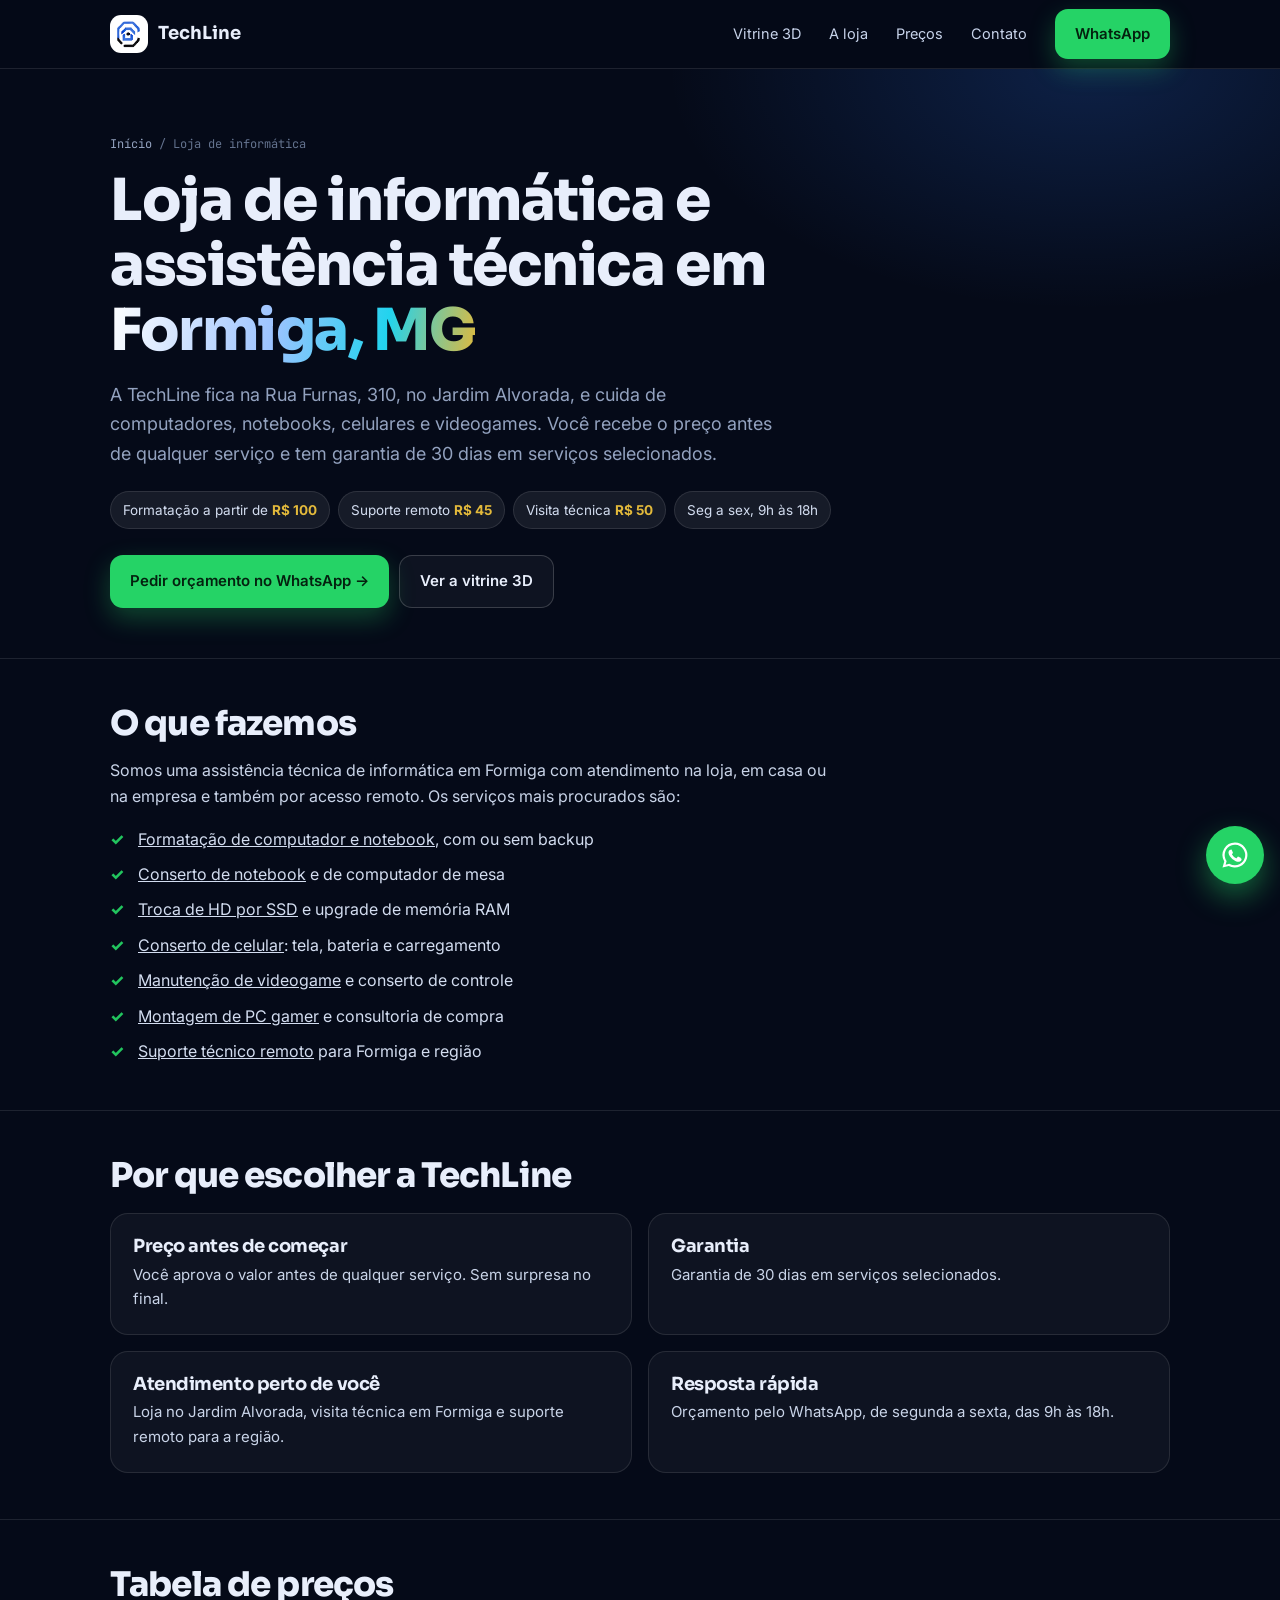
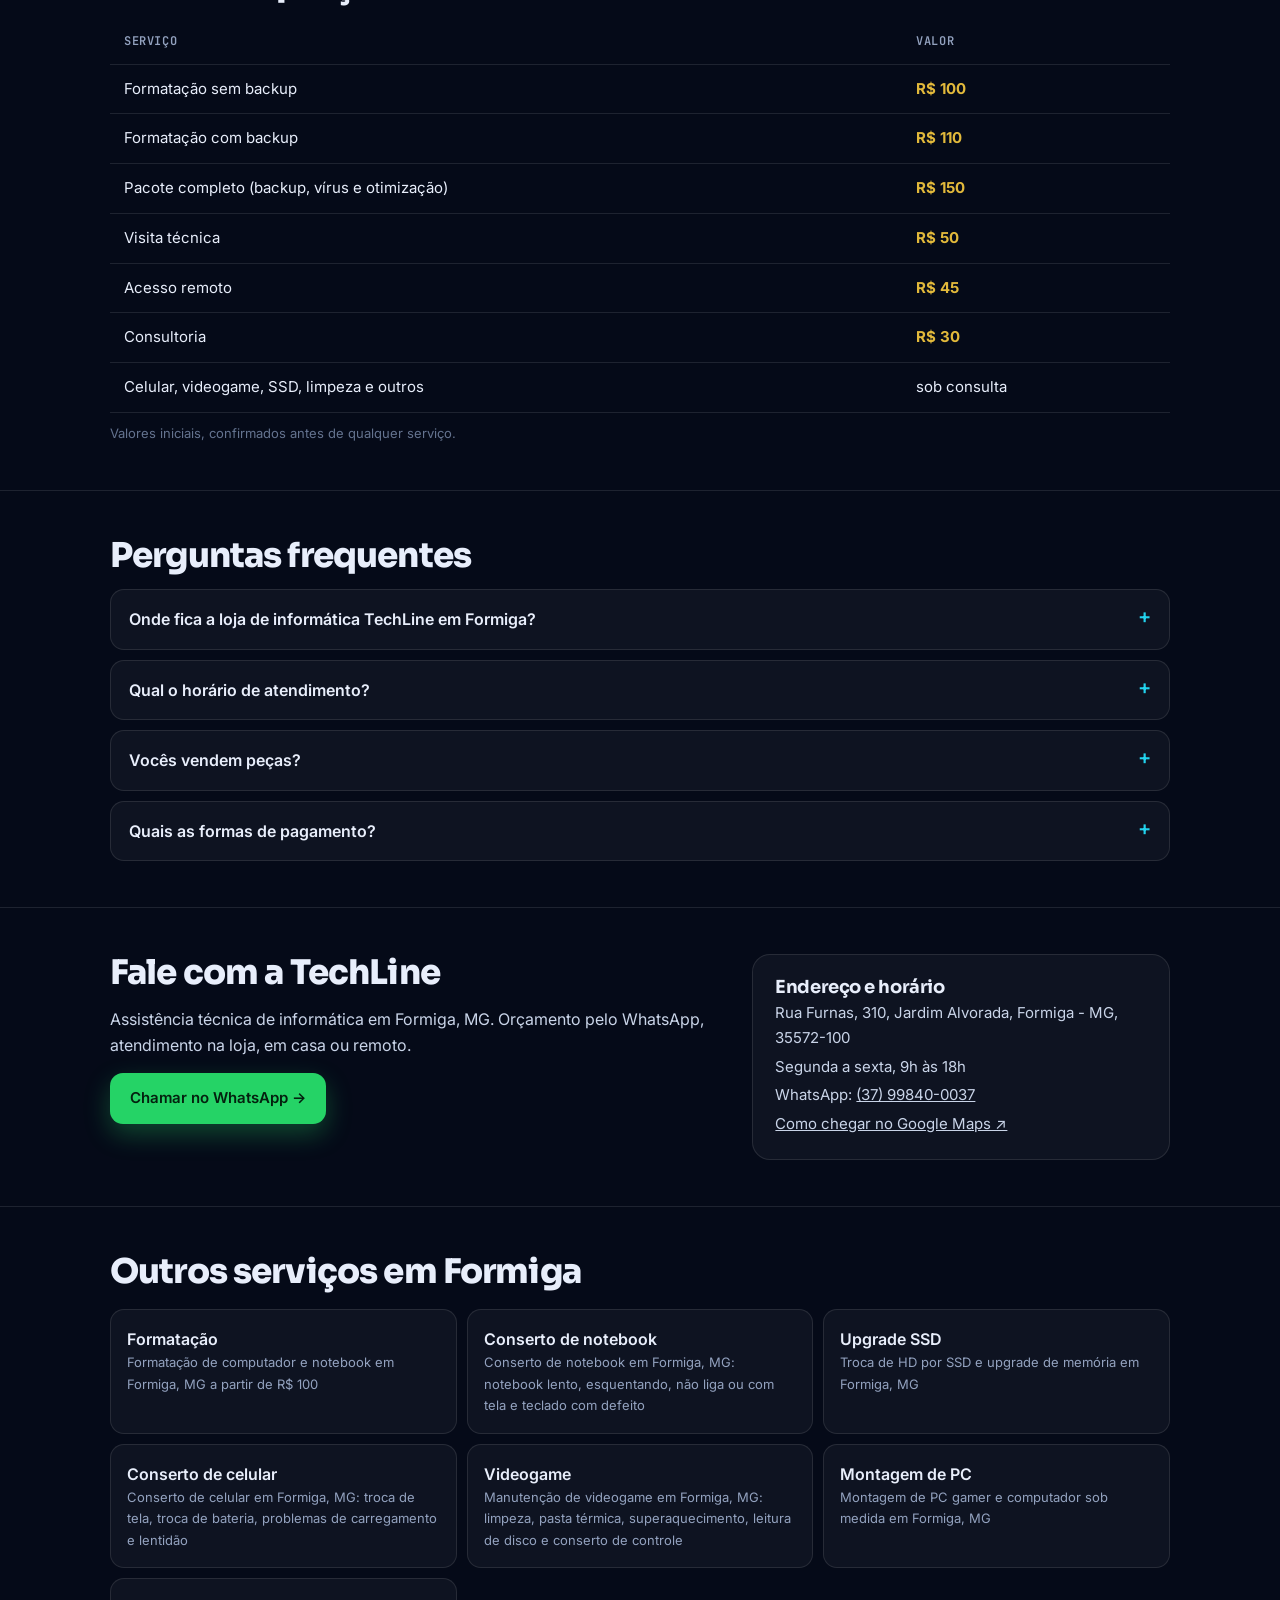
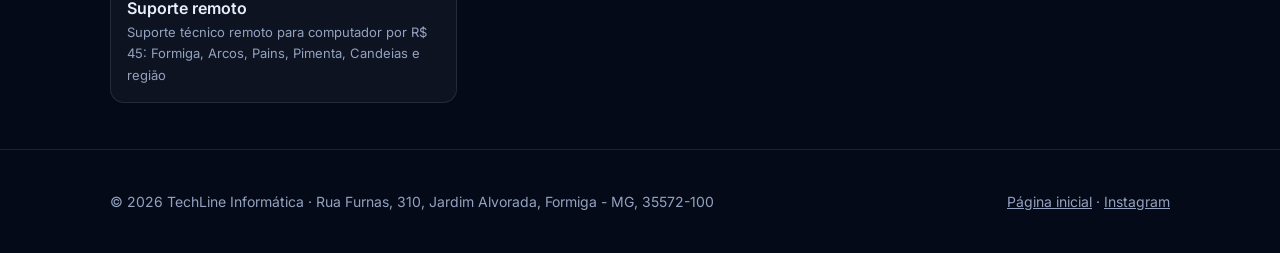
<file: loja-de-informatica-formiga-mg.html>
<!doctype html>
<html lang="pt-BR">
<head>
<meta charset="utf-8">
<meta name="viewport" content="width=device-width,initial-scale=1">
<title>Loja de Informática em Formiga MG | TechLine Assistência Técnica</title>
<meta name="description" content="Loja de informática e assistência técnica em Formiga, MG: conserto de computador, notebook, celular e videogame, formatação, SSD e suporte remoto. Orçamento antes do serviço.">
<link rel="canonical" href="https://techline-site.vercel.app/loja-de-informatica-formiga-mg">
<meta name="robots" content="index,follow,max-image-preview:large">
<meta name="geo.region" content="BR-MG"><meta name="geo.placename" content="Formiga">
<meta name="theme-color" content="#050A18">
<meta property="og:locale" content="pt_BR"><meta property="og:type" content="website"><meta property="og:site_name" content="TechLine Informática">
<meta property="og:title" content="Loja de Informática em Formiga MG | TechLine Assistência Técnica"><meta property="og:description" content="Loja de informática e assistência técnica em Formiga, MG: conserto de computador, notebook, celular e videogame, formatação, SSD e suporte remoto. Orçamento antes do serviço."><meta property="og:url" content="https://techline-site.vercel.app/loja-de-informatica-formiga-mg">
<meta property="og:image" content="https://techline-site.vercel.app/img/og-techline.jpg"><meta name="twitter:card" content="summary_large_image">
<link rel="icon" type="image/png" href="/favicon.png"><link rel="apple-touch-icon" href="/apple-touch-icon.png">
<link rel="preconnect" href="https://fonts.googleapis.com"><link rel="preconnect" href="https://fonts.gstatic.com" crossorigin>
<link href="https://fonts.googleapis.com/css2?family=Inter:wght@400;600;700&family=JetBrains+Mono:wght@400;600&family=Sora:wght@700;800&display=swap" rel="stylesheet">
<link rel="stylesheet" href="/assets/site.css">
<script type="application/ld+json">{"@context":"https://schema.org","@type":"Service","name":"Assistência técnica de informática","serviceType":"Assistência técnica de informática","areaServed":[{"@type":"City","name":"Formiga"},{"@type":"State","name":"Minas Gerais"}],"provider":{"@id":"https://techline-site.vercel.app/#loja"},"url":"https://techline-site.vercel.app/loja-de-informatica-formiga-mg"}</script>
<script type="application/ld+json">{"@context":"https://schema.org","@type":["ComputerStore","LocalBusiness"],"@id":"https://techline-site.vercel.app/#loja","name":"TechLine Informática","url":"https://techline-site.vercel.app/","telephone":"+55-37-99840-0037","image":"https://techline-site.vercel.app/img/og-techline.jpg","priceRange":"R$ 30 - R$ 150","address":{"@type":"PostalAddress","streetAddress":"Rua Furnas, 310 - Jardim Alvorada","addressLocality":"Formiga","addressRegion":"MG","postalCode":"35572-100","addressCountry":"BR"},"openingHoursSpecification":[{"@type":"OpeningHoursSpecification","dayOfWeek":["Monday","Tuesday","Wednesday","Thursday","Friday"],"opens":"09:00","closes":"18:00"}]}</script>
<script type="application/ld+json">{"@context":"https://schema.org","@type":"BreadcrumbList","itemListElement":[{"@type":"ListItem","position":1,"name":"Início","item":"https://techline-site.vercel.app/"},{"@type":"ListItem","position":2,"name":"Loja de informática","item":"https://techline-site.vercel.app/loja-de-informatica-formiga-mg"}]}</script>
<script type="application/ld+json">{"@context":"https://schema.org","@type":"FAQPage","mainEntity":[{"@type":"Question","name":"Onde fica a loja de informática TechLine em Formiga?","acceptedAnswer":{"@type":"Answer","text":"Na Rua Furnas, 310, Jardim Alvorada, Formiga - MG, CEP 35572-100. Também atendemos em casa, na empresa e por acesso remoto."}},{"@type":"Question","name":"Qual o horário de atendimento?","acceptedAnswer":{"@type":"Answer","text":"De segunda a sexta, das 9h às 18h. Mensagens fora do horário são respondidas no próximo dia útil."}},{"@type":"Question","name":"Vocês vendem peças?","acceptedAnswer":{"@type":"Answer","text":"Indicamos e instalamos peças como SSD, memória RAM e componentes para montagem de PC. Fale com a gente pelo WhatsApp para orçamento."}},{"@type":"Question","name":"Quais as formas de pagamento?","acceptedAnswer":{"@type":"Answer","text":"Pix, transferência e dinheiro."}}]}</script>
</head>
<body>
<header><div class="wrap nav">
  <a class="brand" href="/"><span><img src="/img/logo-simbolo.png" alt="" width="30" height="30"></span><b>TechLine</b></a>
  <nav aria-label="Principal"><a href="/#vitrine">Vitrine 3D</a><a href="/loja-de-informatica-formiga-mg">A loja</a><a href="/#precos">Preços</a><a href="/#contato">Contato</a></nav>
  <a class="btn btn-wa" href="https://wa.me/5537998400037?text=Ol%C3%A1!%20Encontrei%20a%20TechLine%20no%20Google%20e%20quero%20um%20or%C3%A7amento." target="_blank" rel="noopener">WhatsApp</a>
</div></header>
<main>
  <div class="hero"><div class="wrap">
    <p class="crumbs"><a href="/">Início</a> / Loja de informática</p>
    <h1>Loja de informática e assistência técnica em <span class="grad">Formiga, MG</span></h1>
    <p class="lead">A TechLine fica na Rua Furnas, 310, no Jardim Alvorada, e cuida de computadores, notebooks, celulares e videogames. Você recebe o preço antes de qualquer serviço e tem garantia de 30 dias em serviços selecionados.</p>
    <div class="chips"><span>Formatação a partir de <b>R$ 100</b></span><span>Suporte remoto <b>R$ 45</b></span><span>Visita técnica <b>R$ 50</b></span><span>Seg a sex, 9h às 18h</span></div>
    <div class="cta"><a class="btn btn-wa" href="https://wa.me/5537998400037?text=Ol%C3%A1!%20Encontrei%20a%20TechLine%20no%20Google%20e%20quero%20um%20or%C3%A7amento." target="_blank" rel="noopener">Pedir orçamento no WhatsApp →</a><a class="btn btn-ghost" href="/#vitrine">Ver a vitrine 3D</a></div>
  </div></div>
<section><div class="wrap"><h2>O que fazemos</h2><p>Somos uma assistência técnica de informática em Formiga com atendimento na loja, em casa ou na empresa e também por acesso remoto. Os serviços mais procurados são:</p>
      <ul class="check"><li><a href="/formatacao-de-computador-formiga-mg">Formatação de computador e notebook</a>, com ou sem backup</li><li><a href="/conserto-de-notebook-formiga-mg">Conserto de notebook</a> e de computador de mesa</li><li><a href="/upgrade-ssd-formiga-mg">Troca de HD por SSD</a> e upgrade de memória RAM</li><li><a href="/conserto-de-celular-formiga-mg">Conserto de celular</a>: tela, bateria e carregamento</li><li><a href="/manutencao-de-videogame-formiga-mg">Manutenção de videogame</a> e conserto de controle</li><li><a href="/montagem-de-pc-gamer-formiga-mg">Montagem de PC gamer</a> e consultoria de compra</li><li><a href="/suporte-tecnico-remoto">Suporte técnico remoto</a> para Formiga e região</li></ul></div></section>
<section><div class="wrap"><h2>Por que escolher a TechLine</h2><div class="grid2"><div class="card"><h3>Preço antes de começar</h3><p>Você aprova o valor antes de qualquer serviço. Sem surpresa no final.</p></div><div class="card"><h3>Garantia</h3><p>Garantia de 30 dias em serviços selecionados.</p></div><div class="card"><h3>Atendimento perto de você</h3><p>Loja no Jardim Alvorada, visita técnica em Formiga e suporte remoto para a região.</p></div><div class="card"><h3>Resposta rápida</h3><p>Orçamento pelo WhatsApp, de segunda a sexta, das 9h às 18h.</p></div></div></div></section>
<section><div class="wrap"><h2>Tabela de preços</h2><table><thead><tr><th>Serviço</th><th>Valor</th></tr></thead><tbody><tr><td>Formatação sem backup</td><td><b>R$ 100</b></td></tr><tr><td>Formatação com backup</td><td><b>R$ 110</b></td></tr><tr><td>Pacote completo (backup, vírus e otimização)</td><td><b>R$ 150</b></td></tr><tr><td>Visita técnica</td><td><b>R$ 50</b></td></tr><tr><td>Acesso remoto</td><td><b>R$ 45</b></td></tr><tr><td>Consultoria</td><td><b>R$ 30</b></td></tr><tr><td>Celular, videogame, SSD, limpeza e outros</td><td>sob consulta</td></tr></tbody></table><p class="dim">Valores iniciais, confirmados antes de qualquer serviço.</p></div></section>
  <section><div class="wrap"><h2>Perguntas frequentes</h2><details><summary>Onde fica a loja de informática TechLine em Formiga?</summary><p>Na Rua Furnas, 310, Jardim Alvorada, Formiga - MG, CEP 35572-100. Também atendemos em casa, na empresa e por acesso remoto.</p></details><details><summary>Qual o horário de atendimento?</summary><p>De segunda a sexta, das 9h às 18h. Mensagens fora do horário são respondidas no próximo dia útil.</p></details><details><summary>Vocês vendem peças?</summary><p>Indicamos e instalamos peças como SSD, memória RAM e componentes para montagem de PC. Fale com a gente pelo WhatsApp para orçamento.</p></details><details><summary>Quais as formas de pagamento?</summary><p>Pix, transferência e dinheiro.</p></details></div></section>
  <section><div class="wrap contact">
    <div><h2>Fale com a TechLine</h2><p>Assistência técnica de informática em Formiga, MG. Orçamento pelo WhatsApp, atendimento na loja, em casa ou remoto.</p><a class="btn btn-wa" href="https://wa.me/5537998400037?text=Ol%C3%A1!%20Encontrei%20a%20TechLine%20no%20Google%20e%20quero%20um%20or%C3%A7amento." target="_blank" rel="noopener">Chamar no WhatsApp →</a></div>
    <div class="card"><h3>Endereço e horário</h3><p>Rua Furnas, 310, Jardim Alvorada, Formiga - MG, 35572-100</p><p>Segunda a sexta, 9h às 18h</p><p>WhatsApp: <a href="https://wa.me/5537998400037">(37) 99840-0037</a></p><p><a href="https://www.google.com/maps/dir/?api=1&amp;destination=Rua%20Furnas%2C%20310%2C%20Jardim%20Alvorada%2C%20Formiga%20-%20MG%2C%2035572-100" target="_blank" rel="noopener">Como chegar no Google Maps ↗</a></p></div>
  </div></section>
  <section><div class="wrap"><h2>Outros serviços em Formiga</h2><div class="links"><a href="/formatacao-de-computador-formiga-mg">Formatação<small>Formatação de computador e notebook em Formiga, MG a partir de R$ 100</small></a><a href="/conserto-de-notebook-formiga-mg">Conserto de notebook<small>Conserto de notebook em Formiga, MG: notebook lento, esquentando, não liga ou com tela e teclado com defeito</small></a><a href="/upgrade-ssd-formiga-mg">Upgrade SSD<small>Troca de HD por SSD e upgrade de memória em Formiga, MG</small></a><a href="/conserto-de-celular-formiga-mg">Conserto de celular<small>Conserto de celular em Formiga, MG: troca de tela, troca de bateria, problemas de carregamento e lentidão</small></a><a href="/manutencao-de-videogame-formiga-mg">Videogame<small>Manutenção de videogame em Formiga, MG: limpeza, pasta térmica, superaquecimento, leitura de disco e conserto de controle</small></a><a href="/montagem-de-pc-gamer-formiga-mg">Montagem de PC<small>Montagem de PC gamer e computador sob medida em Formiga, MG</small></a><a href="/suporte-tecnico-remoto">Suporte remoto<small>Suporte técnico remoto para computador por R$ 45: Formiga, Arcos, Pains, Pimenta, Candeias e região</small></a></div></div></section>
</main>
<footer><div class="wrap"><span>© 2026 TechLine Informática · Rua Furnas, 310, Jardim Alvorada, Formiga - MG, 35572-100</span><span><a href="/">Página inicial</a> · <a href="https://instagram.com/techline._" target="_blank" rel="noopener">Instagram</a></span></div></footer>
<a class="fab" href="https://wa.me/5537998400037?text=Ol%C3%A1!%20Encontrei%20a%20TechLine%20no%20Google%20e%20quero%20um%20or%C3%A7amento." target="_blank" rel="noopener" aria-label="Falar no WhatsApp"><svg viewBox="0 0 24 24" fill="#fff" aria-hidden="true"><path d="M12 2a10 10 0 0 0-8.6 15.1L2 22l5-1.3A10 10 0 1 0 12 2zm0 18.2a8.2 8.2 0 0 1-4.2-1.1l-.3-.2-3 .8.8-2.9-.2-.3A8.2 8.2 0 1 1 12 20.2zm4.5-6.1c-.2-.1-1.5-.7-1.7-.8-.2-.1-.4-.1-.6.1l-.8 1c-.1.2-.3.2-.5.1a6.7 6.7 0 0 1-3.3-2.9c-.3-.4.2-.4.7-1.3.1-.2 0-.3 0-.4l-.8-1.8c-.2-.5-.4-.4-.6-.4h-.5a1 1 0 0 0-.7.3 2.9 2.9 0 0 0-.9 2.2 5.1 5.1 0 0 0 1.1 2.7 11.6 11.6 0 0 0 4.4 3.9c1.7.7 2.3.8 3.1.6.5-.1 1.5-.6 1.7-1.2.2-.6.2-1.1.1-1.2l-.5-.2z"/></svg></a>
</body>
</html>
</file>
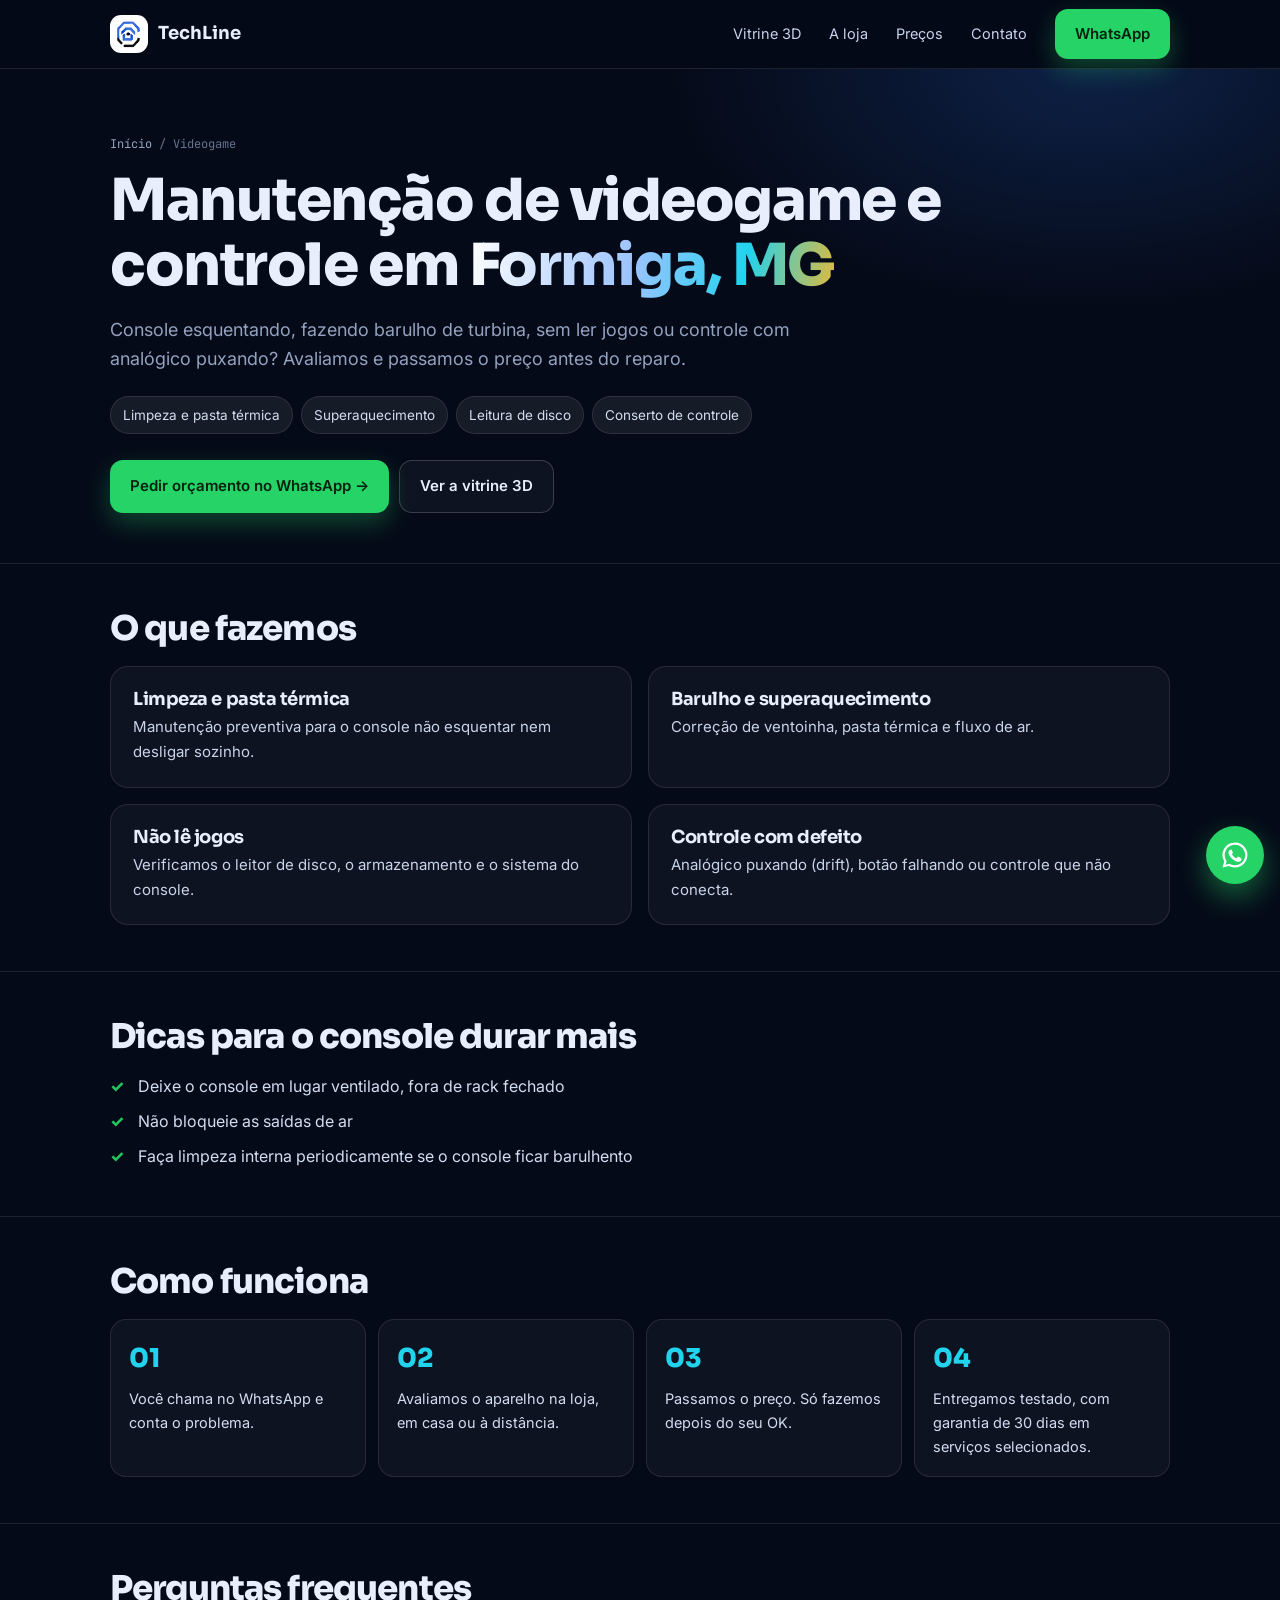
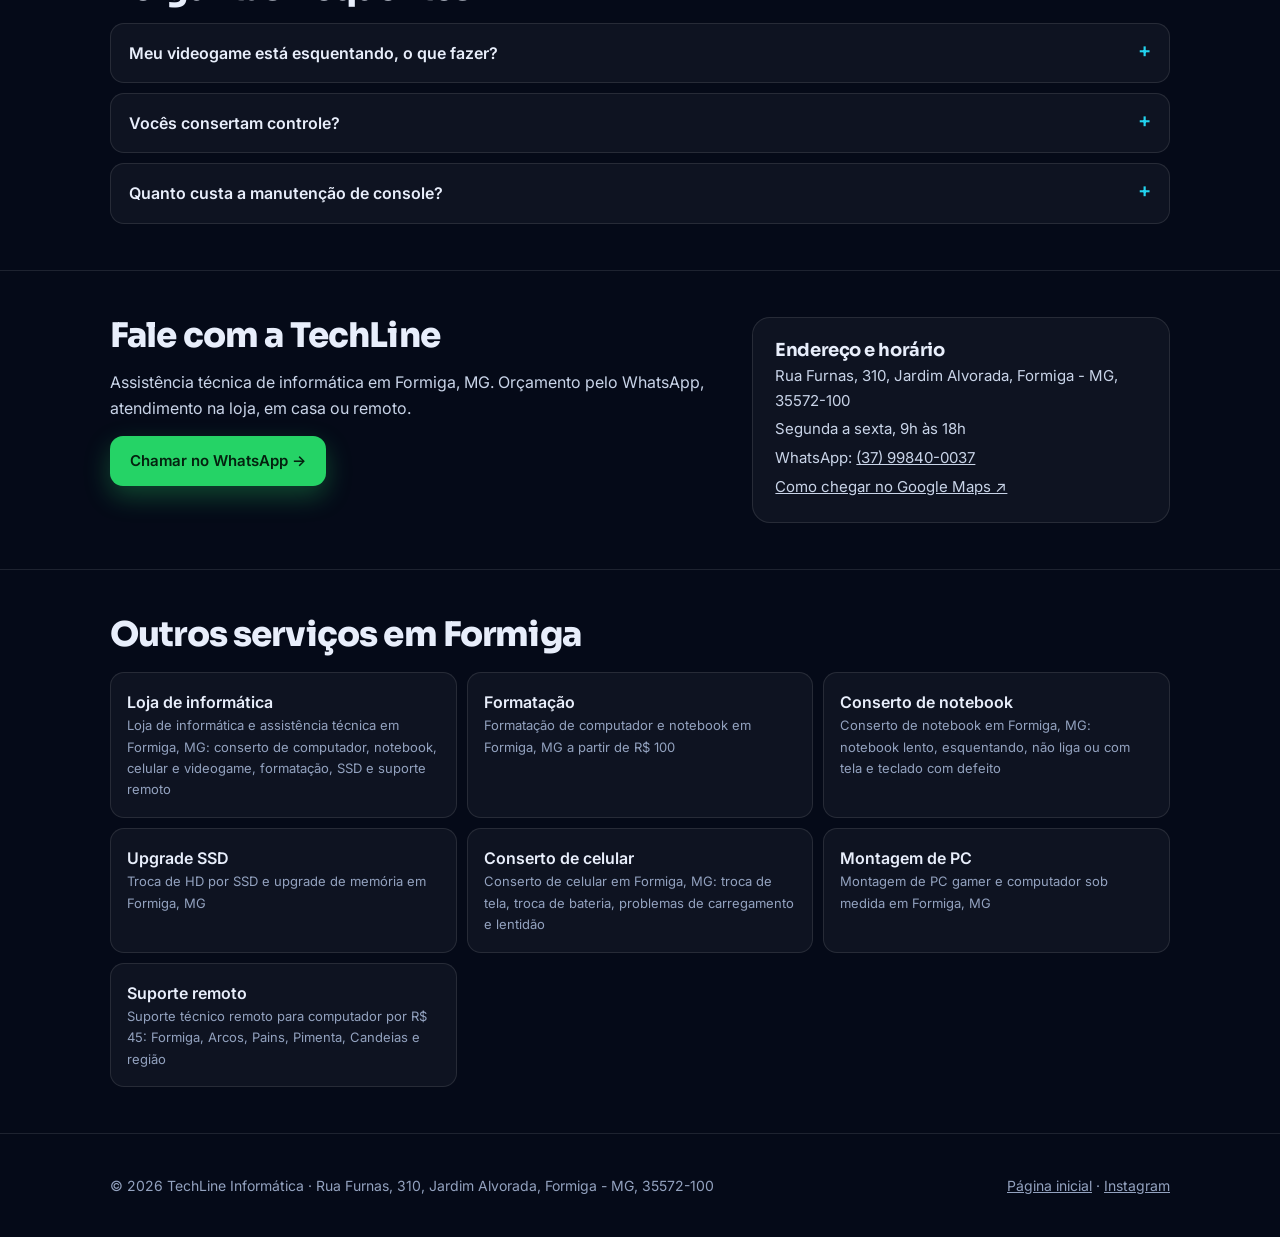
<file: manutencao-de-videogame-formiga-mg.html>
<!doctype html>
<html lang="pt-BR">
<head>
<meta charset="utf-8">
<meta name="viewport" content="width=device-width,initial-scale=1">
<title>Manutenção de Videogame em Formiga MG | Console e Controle</title>
<meta name="description" content="Manutenção de videogame em Formiga, MG: limpeza, pasta térmica, superaquecimento, leitura de disco e conserto de controle. Orçamento antes do reparo.">
<link rel="canonical" href="https://techline-site.vercel.app/manutencao-de-videogame-formiga-mg">
<meta name="robots" content="index,follow,max-image-preview:large">
<meta name="geo.region" content="BR-MG"><meta name="geo.placename" content="Formiga">
<meta name="theme-color" content="#050A18">
<meta property="og:locale" content="pt_BR"><meta property="og:type" content="website"><meta property="og:site_name" content="TechLine Informática">
<meta property="og:title" content="Manutenção de Videogame em Formiga MG | Console e Controle"><meta property="og:description" content="Manutenção de videogame em Formiga, MG: limpeza, pasta térmica, superaquecimento, leitura de disco e conserto de controle. Orçamento antes do reparo."><meta property="og:url" content="https://techline-site.vercel.app/manutencao-de-videogame-formiga-mg">
<meta property="og:image" content="https://techline-site.vercel.app/img/og-techline.jpg"><meta name="twitter:card" content="summary_large_image">
<link rel="icon" type="image/png" href="/favicon.png"><link rel="apple-touch-icon" href="/apple-touch-icon.png">
<link rel="preconnect" href="https://fonts.googleapis.com"><link rel="preconnect" href="https://fonts.gstatic.com" crossorigin>
<link href="https://fonts.googleapis.com/css2?family=Inter:wght@400;600;700&family=JetBrains+Mono:wght@400;600&family=Sora:wght@700;800&display=swap" rel="stylesheet">
<link rel="stylesheet" href="/assets/site.css">
<script type="application/ld+json">{"@context":"https://schema.org","@type":"Service","name":"Manutenção de videogame","serviceType":"Manutenção de videogame","areaServed":[{"@type":"City","name":"Formiga"},{"@type":"State","name":"Minas Gerais"}],"provider":{"@id":"https://techline-site.vercel.app/#loja"},"url":"https://techline-site.vercel.app/manutencao-de-videogame-formiga-mg"}</script>
<script type="application/ld+json">{"@context":"https://schema.org","@type":["ComputerStore","LocalBusiness"],"@id":"https://techline-site.vercel.app/#loja","name":"TechLine Informática","url":"https://techline-site.vercel.app/","telephone":"+55-37-99840-0037","image":"https://techline-site.vercel.app/img/og-techline.jpg","priceRange":"R$ 30 - R$ 150","address":{"@type":"PostalAddress","streetAddress":"Rua Furnas, 310 - Jardim Alvorada","addressLocality":"Formiga","addressRegion":"MG","postalCode":"35572-100","addressCountry":"BR"},"openingHoursSpecification":[{"@type":"OpeningHoursSpecification","dayOfWeek":["Monday","Tuesday","Wednesday","Thursday","Friday"],"opens":"09:00","closes":"18:00"}]}</script>
<script type="application/ld+json">{"@context":"https://schema.org","@type":"BreadcrumbList","itemListElement":[{"@type":"ListItem","position":1,"name":"Início","item":"https://techline-site.vercel.app/"},{"@type":"ListItem","position":2,"name":"Videogame","item":"https://techline-site.vercel.app/manutencao-de-videogame-formiga-mg"}]}</script>
<script type="application/ld+json">{"@context":"https://schema.org","@type":"FAQPage","mainEntity":[{"@type":"Question","name":"Meu videogame está esquentando, o que fazer?","acceptedAnswer":{"@type":"Answer","text":"Normalmente é poeira e pasta térmica vencida. A limpeza com pasta térmica nova resolve na maioria dos casos."}},{"@type":"Question","name":"Vocês consertam controle?","acceptedAnswer":{"@type":"Answer","text":"Sim: analógico puxando sozinho, botões falhando e problemas de conexão."}},{"@type":"Question","name":"Quanto custa a manutenção de console?","acceptedAnswer":{"@type":"Answer","text":"Depende do modelo e do defeito. Avaliamos e passamos o valor antes do reparo."}}]}</script>
</head>
<body>
<header><div class="wrap nav">
  <a class="brand" href="/"><span><img src="/img/logo-simbolo.png" alt="" width="30" height="30"></span><b>TechLine</b></a>
  <nav aria-label="Principal"><a href="/#vitrine">Vitrine 3D</a><a href="/loja-de-informatica-formiga-mg">A loja</a><a href="/#precos">Preços</a><a href="/#contato">Contato</a></nav>
  <a class="btn btn-wa" href="https://wa.me/5537998400037?text=Ol%C3%A1!%20Quero%20um%20or%C3%A7amento%20de%20manuten%C3%A7%C3%A3o%20de%20videogame." target="_blank" rel="noopener">WhatsApp</a>
</div></header>
<main>
  <div class="hero"><div class="wrap">
    <p class="crumbs"><a href="/">Início</a> / Videogame</p>
    <h1>Manutenção de videogame e controle em <span class="grad">Formiga, MG</span></h1>
    <p class="lead">Console esquentando, fazendo barulho de turbina, sem ler jogos ou controle com analógico puxando? Avaliamos e passamos o preço antes do reparo.</p>
    <div class="chips"><span>Limpeza e pasta térmica</span><span>Superaquecimento</span><span>Leitura de disco</span><span>Conserto de controle</span></div>
    <div class="cta"><a class="btn btn-wa" href="https://wa.me/5537998400037?text=Ol%C3%A1!%20Quero%20um%20or%C3%A7amento%20de%20manuten%C3%A7%C3%A3o%20de%20videogame." target="_blank" rel="noopener">Pedir orçamento no WhatsApp →</a><a class="btn btn-ghost" href="/#vitrine">Ver a vitrine 3D</a></div>
  </div></div>
<section><div class="wrap"><h2>O que fazemos</h2><div class="grid2"><div class="card"><h3>Limpeza e pasta térmica</h3><p>Manutenção preventiva para o console não esquentar nem desligar sozinho.</p></div><div class="card"><h3>Barulho e superaquecimento</h3><p>Correção de ventoinha, pasta térmica e fluxo de ar.</p></div><div class="card"><h3>Não lê jogos</h3><p>Verificamos o leitor de disco, o armazenamento e o sistema do console.</p></div><div class="card"><h3>Controle com defeito</h3><p>Analógico puxando (drift), botão falhando ou controle que não conecta.</p></div></div></div></section>
<section><div class="wrap"><h2>Dicas para o console durar mais</h2><ul class="check"><li>Deixe o console em lugar ventilado, fora de rack fechado</li><li>Não bloqueie as saídas de ar</li><li>Faça limpeza interna periodicamente se o console ficar barulhento</li></ul></div></section>
<section><div class="wrap"><h2>Como funciona</h2><ol class="steps"><li>Você chama no WhatsApp e conta o problema.</li><li>Avaliamos o aparelho na loja, em casa ou à distância.</li><li>Passamos o preço. Só fazemos depois do seu OK.</li><li>Entregamos testado, com garantia de 30 dias em serviços selecionados.</li></ol></div></section>
  <section><div class="wrap"><h2>Perguntas frequentes</h2><details><summary>Meu videogame está esquentando, o que fazer?</summary><p>Normalmente é poeira e pasta térmica vencida. A limpeza com pasta térmica nova resolve na maioria dos casos.</p></details><details><summary>Vocês consertam controle?</summary><p>Sim: analógico puxando sozinho, botões falhando e problemas de conexão.</p></details><details><summary>Quanto custa a manutenção de console?</summary><p>Depende do modelo e do defeito. Avaliamos e passamos o valor antes do reparo.</p></details></div></section>
  <section><div class="wrap contact">
    <div><h2>Fale com a TechLine</h2><p>Assistência técnica de informática em Formiga, MG. Orçamento pelo WhatsApp, atendimento na loja, em casa ou remoto.</p><a class="btn btn-wa" href="https://wa.me/5537998400037?text=Ol%C3%A1!%20Quero%20um%20or%C3%A7amento%20de%20manuten%C3%A7%C3%A3o%20de%20videogame." target="_blank" rel="noopener">Chamar no WhatsApp →</a></div>
    <div class="card"><h3>Endereço e horário</h3><p>Rua Furnas, 310, Jardim Alvorada, Formiga - MG, 35572-100</p><p>Segunda a sexta, 9h às 18h</p><p>WhatsApp: <a href="https://wa.me/5537998400037">(37) 99840-0037</a></p><p><a href="https://www.google.com/maps/dir/?api=1&amp;destination=Rua%20Furnas%2C%20310%2C%20Jardim%20Alvorada%2C%20Formiga%20-%20MG%2C%2035572-100" target="_blank" rel="noopener">Como chegar no Google Maps ↗</a></p></div>
  </div></section>
  <section><div class="wrap"><h2>Outros serviços em Formiga</h2><div class="links"><a href="/loja-de-informatica-formiga-mg">Loja de informática<small>Loja de informática e assistência técnica em Formiga, MG: conserto de computador, notebook, celular e videogame, formatação, SSD e suporte remoto</small></a><a href="/formatacao-de-computador-formiga-mg">Formatação<small>Formatação de computador e notebook em Formiga, MG a partir de R$ 100</small></a><a href="/conserto-de-notebook-formiga-mg">Conserto de notebook<small>Conserto de notebook em Formiga, MG: notebook lento, esquentando, não liga ou com tela e teclado com defeito</small></a><a href="/upgrade-ssd-formiga-mg">Upgrade SSD<small>Troca de HD por SSD e upgrade de memória em Formiga, MG</small></a><a href="/conserto-de-celular-formiga-mg">Conserto de celular<small>Conserto de celular em Formiga, MG: troca de tela, troca de bateria, problemas de carregamento e lentidão</small></a><a href="/montagem-de-pc-gamer-formiga-mg">Montagem de PC<small>Montagem de PC gamer e computador sob medida em Formiga, MG</small></a><a href="/suporte-tecnico-remoto">Suporte remoto<small>Suporte técnico remoto para computador por R$ 45: Formiga, Arcos, Pains, Pimenta, Candeias e região</small></a></div></div></section>
</main>
<footer><div class="wrap"><span>© 2026 TechLine Informática · Rua Furnas, 310, Jardim Alvorada, Formiga - MG, 35572-100</span><span><a href="/">Página inicial</a> · <a href="https://instagram.com/techline._" target="_blank" rel="noopener">Instagram</a></span></div></footer>
<a class="fab" href="https://wa.me/5537998400037?text=Ol%C3%A1!%20Quero%20um%20or%C3%A7amento%20de%20manuten%C3%A7%C3%A3o%20de%20videogame." target="_blank" rel="noopener" aria-label="Falar no WhatsApp"><svg viewBox="0 0 24 24" fill="#fff" aria-hidden="true"><path d="M12 2a10 10 0 0 0-8.6 15.1L2 22l5-1.3A10 10 0 1 0 12 2zm0 18.2a8.2 8.2 0 0 1-4.2-1.1l-.3-.2-3 .8.8-2.9-.2-.3A8.2 8.2 0 1 1 12 20.2zm4.5-6.1c-.2-.1-1.5-.7-1.7-.8-.2-.1-.4-.1-.6.1l-.8 1c-.1.2-.3.2-.5.1a6.7 6.7 0 0 1-3.3-2.9c-.3-.4.2-.4.7-1.3.1-.2 0-.3 0-.4l-.8-1.8c-.2-.5-.4-.4-.6-.4h-.5a1 1 0 0 0-.7.3 2.9 2.9 0 0 0-.9 2.2 5.1 5.1 0 0 0 1.1 2.7 11.6 11.6 0 0 0 4.4 3.9c1.7.7 2.3.8 3.1.6.5-.1 1.5-.6 1.7-1.2.2-.6.2-1.1.1-1.2l-.5-.2z"/></svg></a>
</body>
</html>
</file>
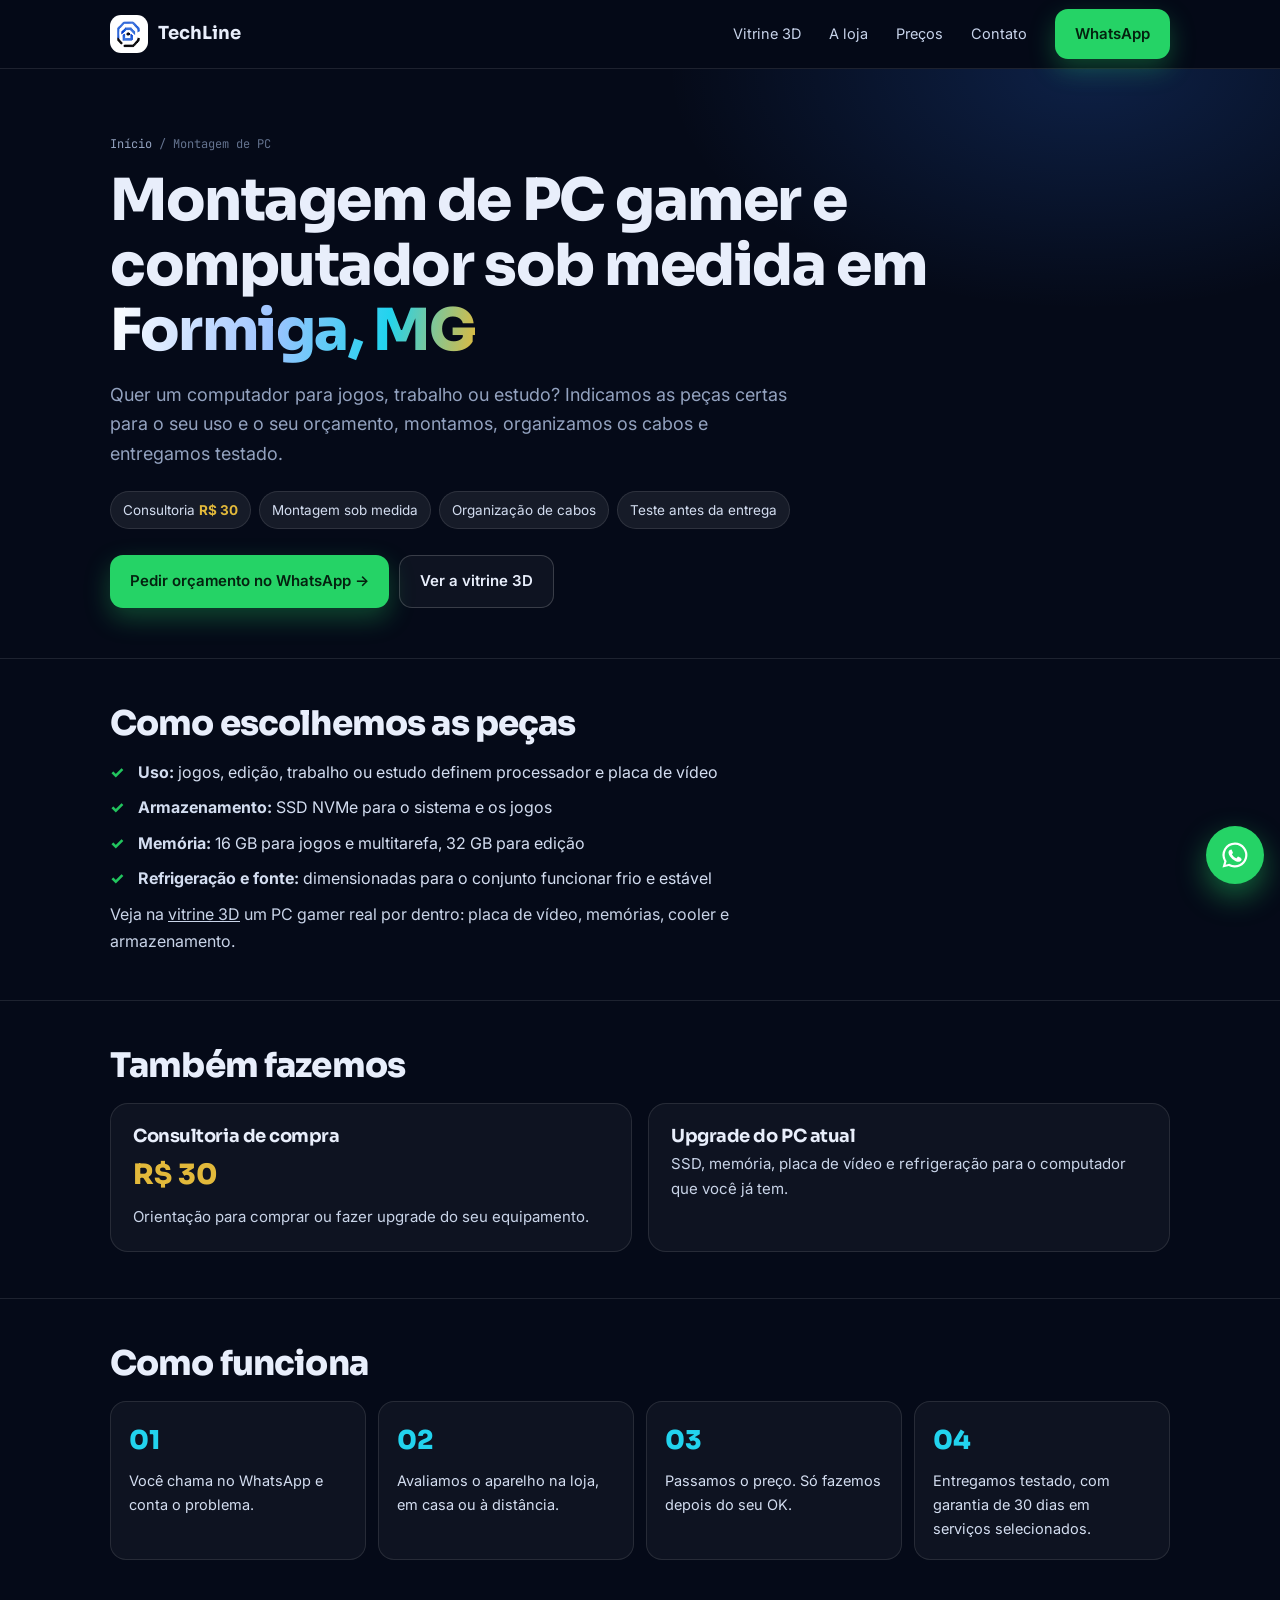
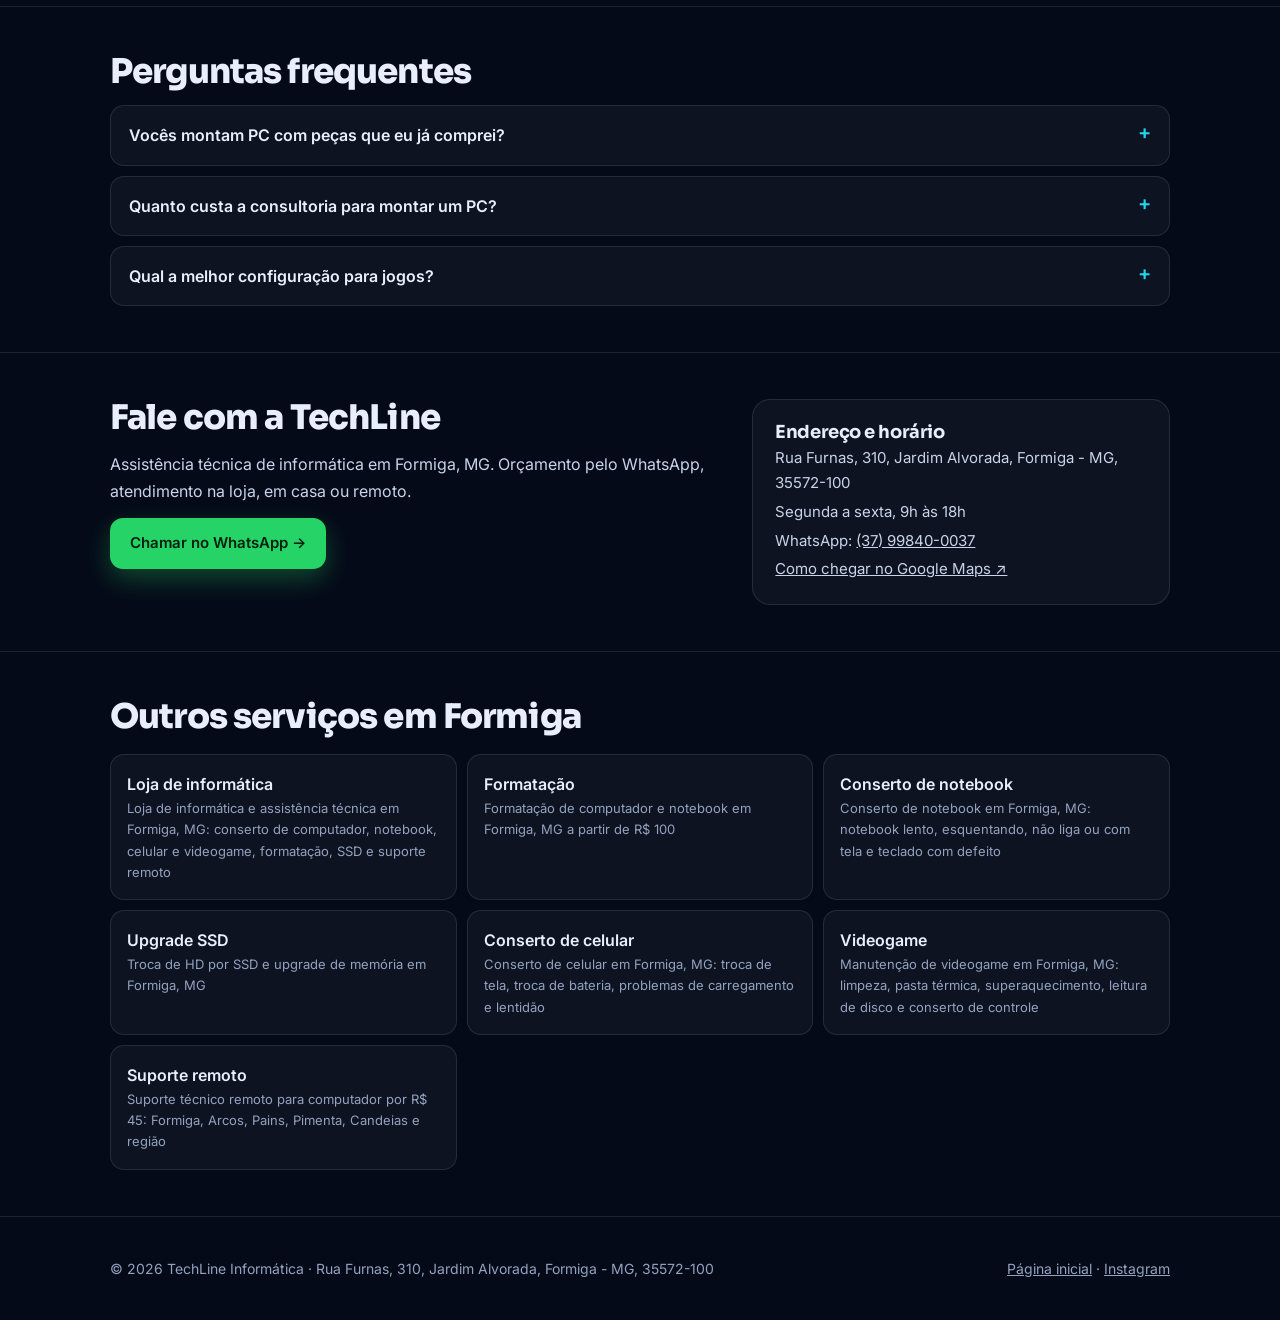
<file: montagem-de-pc-gamer-formiga-mg.html>
<!doctype html>
<html lang="pt-BR">
<head>
<meta charset="utf-8">
<meta name="viewport" content="width=device-width,initial-scale=1">
<title>Montagem de PC Gamer em Formiga MG | TechLine</title>
<meta name="description" content="Montagem de PC gamer e computador sob medida em Formiga, MG. Indicamos as peças certas para o seu uso e orçamento e montamos tudo. Consultoria R$ 30.">
<link rel="canonical" href="https://techline-site.vercel.app/montagem-de-pc-gamer-formiga-mg">
<meta name="robots" content="index,follow,max-image-preview:large">
<meta name="geo.region" content="BR-MG"><meta name="geo.placename" content="Formiga">
<meta name="theme-color" content="#050A18">
<meta property="og:locale" content="pt_BR"><meta property="og:type" content="website"><meta property="og:site_name" content="TechLine Informática">
<meta property="og:title" content="Montagem de PC Gamer em Formiga MG | TechLine"><meta property="og:description" content="Montagem de PC gamer e computador sob medida em Formiga, MG. Indicamos as peças certas para o seu uso e orçamento e montamos tudo. Consultoria R$ 30."><meta property="og:url" content="https://techline-site.vercel.app/montagem-de-pc-gamer-formiga-mg">
<meta property="og:image" content="https://techline-site.vercel.app/img/og-techline.jpg"><meta name="twitter:card" content="summary_large_image">
<link rel="icon" type="image/png" href="/favicon.png"><link rel="apple-touch-icon" href="/apple-touch-icon.png">
<link rel="preconnect" href="https://fonts.googleapis.com"><link rel="preconnect" href="https://fonts.gstatic.com" crossorigin>
<link href="https://fonts.googleapis.com/css2?family=Inter:wght@400;600;700&family=JetBrains+Mono:wght@400;600&family=Sora:wght@700;800&display=swap" rel="stylesheet">
<link rel="stylesheet" href="/assets/site.css">
<script type="application/ld+json">{"@context":"https://schema.org","@type":"Service","name":"Montagem de PC","serviceType":"Montagem de PC","areaServed":[{"@type":"City","name":"Formiga"},{"@type":"State","name":"Minas Gerais"}],"provider":{"@id":"https://techline-site.vercel.app/#loja"},"url":"https://techline-site.vercel.app/montagem-de-pc-gamer-formiga-mg"}</script>
<script type="application/ld+json">{"@context":"https://schema.org","@type":["ComputerStore","LocalBusiness"],"@id":"https://techline-site.vercel.app/#loja","name":"TechLine Informática","url":"https://techline-site.vercel.app/","telephone":"+55-37-99840-0037","image":"https://techline-site.vercel.app/img/og-techline.jpg","priceRange":"R$ 30 - R$ 150","address":{"@type":"PostalAddress","streetAddress":"Rua Furnas, 310 - Jardim Alvorada","addressLocality":"Formiga","addressRegion":"MG","postalCode":"35572-100","addressCountry":"BR"},"openingHoursSpecification":[{"@type":"OpeningHoursSpecification","dayOfWeek":["Monday","Tuesday","Wednesday","Thursday","Friday"],"opens":"09:00","closes":"18:00"}]}</script>
<script type="application/ld+json">{"@context":"https://schema.org","@type":"BreadcrumbList","itemListElement":[{"@type":"ListItem","position":1,"name":"Início","item":"https://techline-site.vercel.app/"},{"@type":"ListItem","position":2,"name":"Montagem de PC","item":"https://techline-site.vercel.app/montagem-de-pc-gamer-formiga-mg"}]}</script>
<script type="application/ld+json">{"@context":"https://schema.org","@type":"FAQPage","mainEntity":[{"@type":"Question","name":"Vocês montam PC com peças que eu já comprei?","acceptedAnswer":{"@type":"Answer","text":"Sim. Montamos, organizamos os cabos e testamos o conjunto."}},{"@type":"Question","name":"Quanto custa a consultoria para montar um PC?","acceptedAnswer":{"@type":"Answer","text":"A consultoria custa R$ 30. Avaliamos o seu uso e indicamos as peças."}},{"@type":"Question","name":"Qual a melhor configuração para jogos?","acceptedAnswer":{"@type":"Answer","text":"Depende dos jogos e do orçamento. Em geral: SSD NVMe, 16 GB de memória e uma placa de vídeo adequada aos jogos que você quer rodar."}}]}</script>
</head>
<body>
<header><div class="wrap nav">
  <a class="brand" href="/"><span><img src="/img/logo-simbolo.png" alt="" width="30" height="30"></span><b>TechLine</b></a>
  <nav aria-label="Principal"><a href="/#vitrine">Vitrine 3D</a><a href="/loja-de-informatica-formiga-mg">A loja</a><a href="/#precos">Preços</a><a href="/#contato">Contato</a></nav>
  <a class="btn btn-wa" href="https://wa.me/5537998400037?text=Ol%C3%A1!%20Quero%20montar%20um%20PC.%20Uso%20principal%3A" target="_blank" rel="noopener">WhatsApp</a>
</div></header>
<main>
  <div class="hero"><div class="wrap">
    <p class="crumbs"><a href="/">Início</a> / Montagem de PC</p>
    <h1>Montagem de PC gamer e computador sob medida em <span class="grad">Formiga, MG</span></h1>
    <p class="lead">Quer um computador para jogos, trabalho ou estudo? Indicamos as peças certas para o seu uso e o seu orçamento, montamos, organizamos os cabos e entregamos testado.</p>
    <div class="chips"><span>Consultoria <b>R$ 30</b></span><span>Montagem sob medida</span><span>Organização de cabos</span><span>Teste antes da entrega</span></div>
    <div class="cta"><a class="btn btn-wa" href="https://wa.me/5537998400037?text=Ol%C3%A1!%20Quero%20montar%20um%20PC.%20Uso%20principal%3A" target="_blank" rel="noopener">Pedir orçamento no WhatsApp →</a><a class="btn btn-ghost" href="/#vitrine">Ver a vitrine 3D</a></div>
  </div></div>
<section><div class="wrap"><h2>Como escolhemos as peças</h2><ul class="check"><li><b>Uso:</b> jogos, edição, trabalho ou estudo definem processador e placa de vídeo</li><li><b>Armazenamento:</b> SSD NVMe para o sistema e os jogos</li><li><b>Memória:</b> 16 GB para jogos e multitarefa, 32 GB para edição</li><li><b>Refrigeração e fonte:</b> dimensionadas para o conjunto funcionar frio e estável</li></ul><p>Veja na <a href="/#vitrine">vitrine 3D</a> um PC gamer real por dentro: placa de vídeo, memórias, cooler e armazenamento.</p></div></section>
<section><div class="wrap"><h2>Também fazemos</h2><div class="grid2"><div class="card"><h3>Consultoria de compra</h3><div class="price">R$ 30</div><p>Orientação para comprar ou fazer upgrade do seu equipamento.</p></div><div class="card"><h3>Upgrade do PC atual</h3><p>SSD, memória, placa de vídeo e refrigeração para o computador que você já tem.</p></div></div></div></section>
<section><div class="wrap"><h2>Como funciona</h2><ol class="steps"><li>Você chama no WhatsApp e conta o problema.</li><li>Avaliamos o aparelho na loja, em casa ou à distância.</li><li>Passamos o preço. Só fazemos depois do seu OK.</li><li>Entregamos testado, com garantia de 30 dias em serviços selecionados.</li></ol></div></section>
  <section><div class="wrap"><h2>Perguntas frequentes</h2><details><summary>Vocês montam PC com peças que eu já comprei?</summary><p>Sim. Montamos, organizamos os cabos e testamos o conjunto.</p></details><details><summary>Quanto custa a consultoria para montar um PC?</summary><p>A consultoria custa R$ 30. Avaliamos o seu uso e indicamos as peças.</p></details><details><summary>Qual a melhor configuração para jogos?</summary><p>Depende dos jogos e do orçamento. Em geral: SSD NVMe, 16 GB de memória e uma placa de vídeo adequada aos jogos que você quer rodar.</p></details></div></section>
  <section><div class="wrap contact">
    <div><h2>Fale com a TechLine</h2><p>Assistência técnica de informática em Formiga, MG. Orçamento pelo WhatsApp, atendimento na loja, em casa ou remoto.</p><a class="btn btn-wa" href="https://wa.me/5537998400037?text=Ol%C3%A1!%20Quero%20montar%20um%20PC.%20Uso%20principal%3A" target="_blank" rel="noopener">Chamar no WhatsApp →</a></div>
    <div class="card"><h3>Endereço e horário</h3><p>Rua Furnas, 310, Jardim Alvorada, Formiga - MG, 35572-100</p><p>Segunda a sexta, 9h às 18h</p><p>WhatsApp: <a href="https://wa.me/5537998400037">(37) 99840-0037</a></p><p><a href="https://www.google.com/maps/dir/?api=1&amp;destination=Rua%20Furnas%2C%20310%2C%20Jardim%20Alvorada%2C%20Formiga%20-%20MG%2C%2035572-100" target="_blank" rel="noopener">Como chegar no Google Maps ↗</a></p></div>
  </div></section>
  <section><div class="wrap"><h2>Outros serviços em Formiga</h2><div class="links"><a href="/loja-de-informatica-formiga-mg">Loja de informática<small>Loja de informática e assistência técnica em Formiga, MG: conserto de computador, notebook, celular e videogame, formatação, SSD e suporte remoto</small></a><a href="/formatacao-de-computador-formiga-mg">Formatação<small>Formatação de computador e notebook em Formiga, MG a partir de R$ 100</small></a><a href="/conserto-de-notebook-formiga-mg">Conserto de notebook<small>Conserto de notebook em Formiga, MG: notebook lento, esquentando, não liga ou com tela e teclado com defeito</small></a><a href="/upgrade-ssd-formiga-mg">Upgrade SSD<small>Troca de HD por SSD e upgrade de memória em Formiga, MG</small></a><a href="/conserto-de-celular-formiga-mg">Conserto de celular<small>Conserto de celular em Formiga, MG: troca de tela, troca de bateria, problemas de carregamento e lentidão</small></a><a href="/manutencao-de-videogame-formiga-mg">Videogame<small>Manutenção de videogame em Formiga, MG: limpeza, pasta térmica, superaquecimento, leitura de disco e conserto de controle</small></a><a href="/suporte-tecnico-remoto">Suporte remoto<small>Suporte técnico remoto para computador por R$ 45: Formiga, Arcos, Pains, Pimenta, Candeias e região</small></a></div></div></section>
</main>
<footer><div class="wrap"><span>© 2026 TechLine Informática · Rua Furnas, 310, Jardim Alvorada, Formiga - MG, 35572-100</span><span><a href="/">Página inicial</a> · <a href="https://instagram.com/techline._" target="_blank" rel="noopener">Instagram</a></span></div></footer>
<a class="fab" href="https://wa.me/5537998400037?text=Ol%C3%A1!%20Quero%20montar%20um%20PC.%20Uso%20principal%3A" target="_blank" rel="noopener" aria-label="Falar no WhatsApp"><svg viewBox="0 0 24 24" fill="#fff" aria-hidden="true"><path d="M12 2a10 10 0 0 0-8.6 15.1L2 22l5-1.3A10 10 0 1 0 12 2zm0 18.2a8.2 8.2 0 0 1-4.2-1.1l-.3-.2-3 .8.8-2.9-.2-.3A8.2 8.2 0 1 1 12 20.2zm4.5-6.1c-.2-.1-1.5-.7-1.7-.8-.2-.1-.4-.1-.6.1l-.8 1c-.1.2-.3.2-.5.1a6.7 6.7 0 0 1-3.3-2.9c-.3-.4.2-.4.7-1.3.1-.2 0-.3 0-.4l-.8-1.8c-.2-.5-.4-.4-.6-.4h-.5a1 1 0 0 0-.7.3 2.9 2.9 0 0 0-.9 2.2 5.1 5.1 0 0 0 1.1 2.7 11.6 11.6 0 0 0 4.4 3.9c1.7.7 2.3.8 3.1.6.5-.1 1.5-.6 1.7-1.2.2-.6.2-1.1.1-1.2l-.5-.2z"/></svg></a>
</body>
</html>
</file>
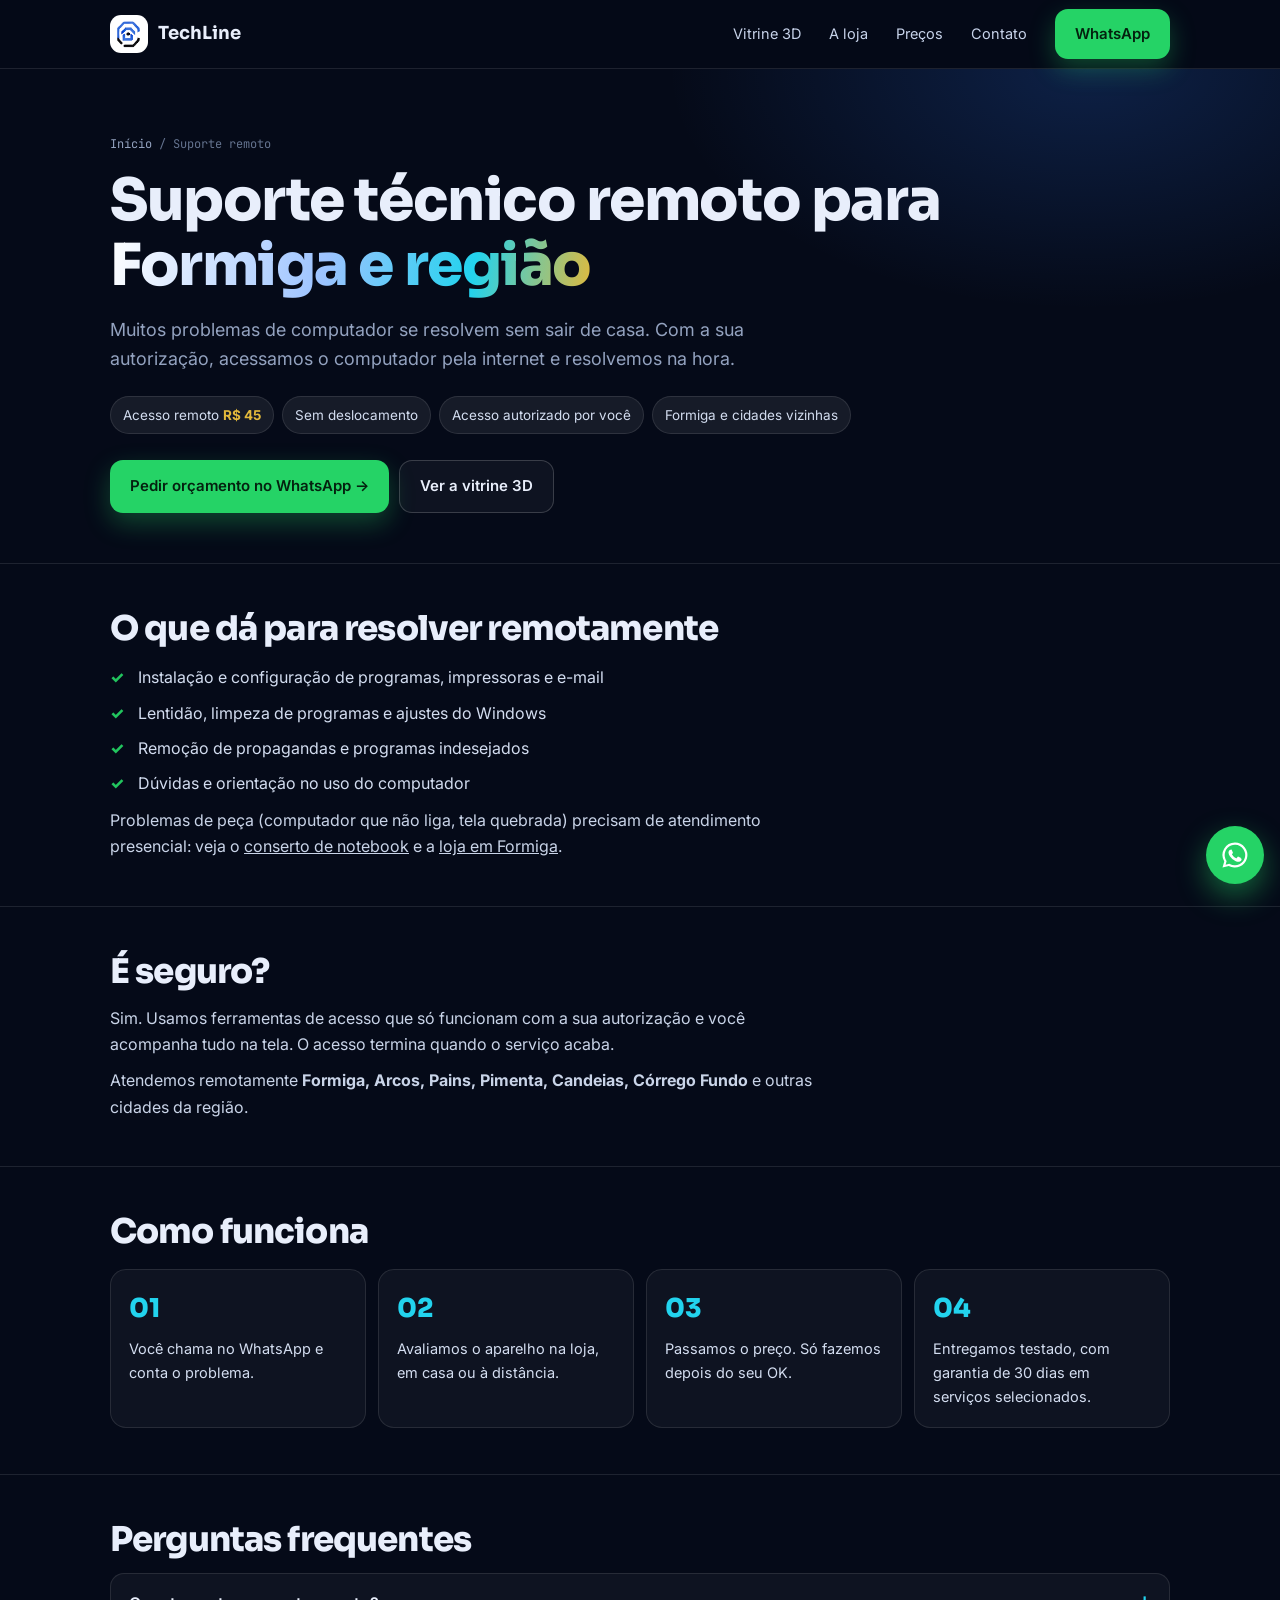
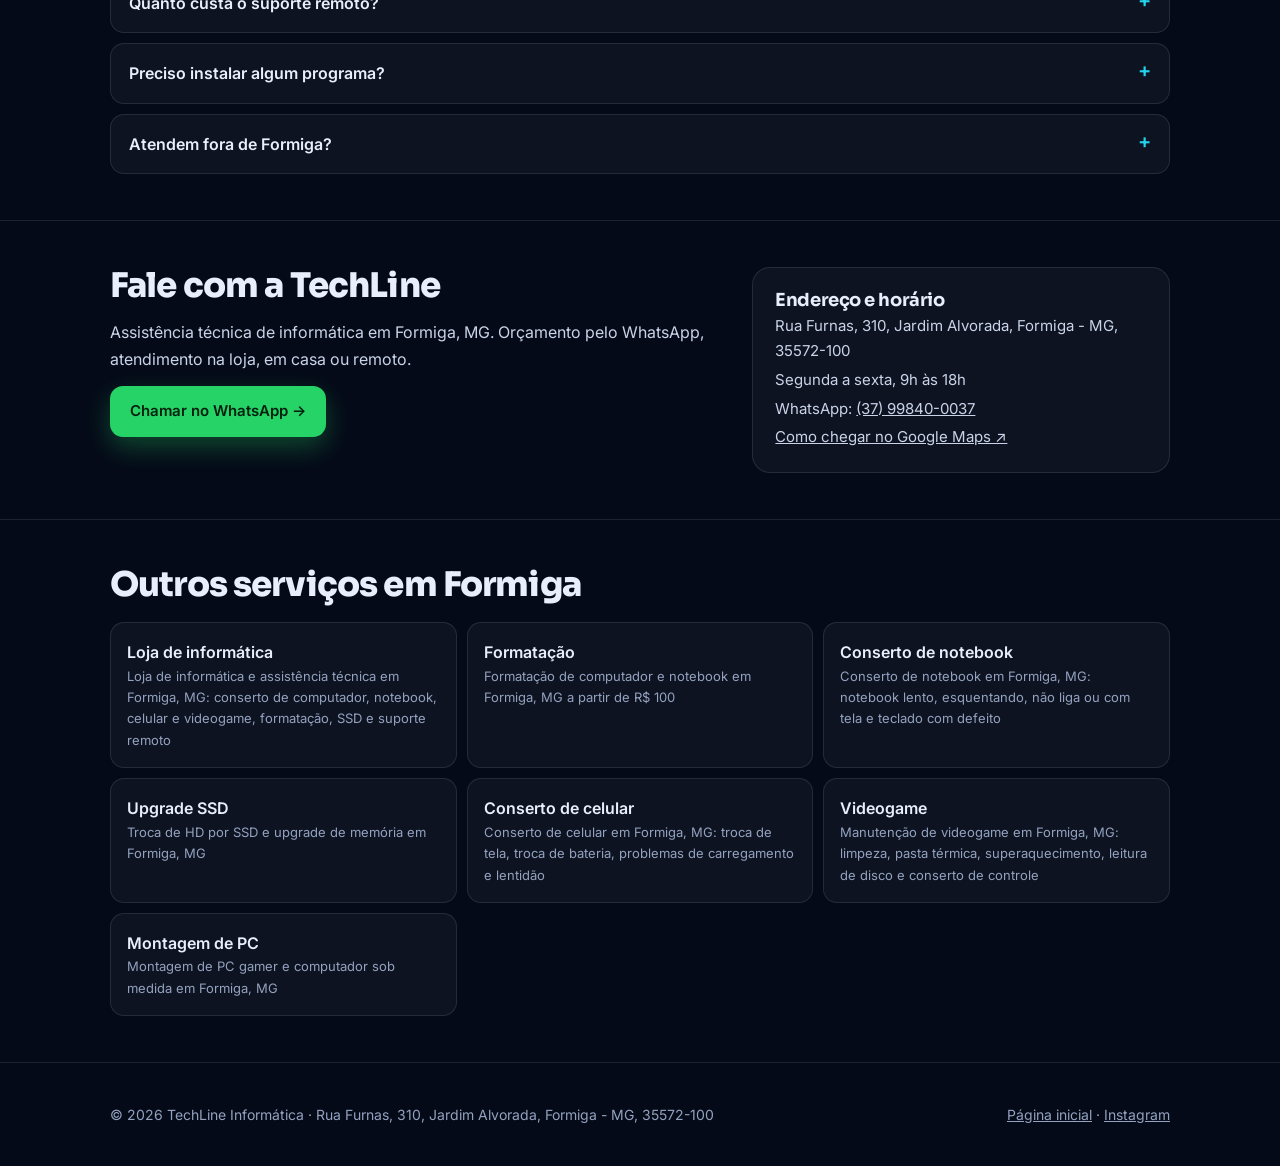
<file: suporte-tecnico-remoto.html>
<!doctype html>
<html lang="pt-BR">
<head>
<meta charset="utf-8">
<meta name="viewport" content="width=device-width,initial-scale=1">
<title>Suporte Técnico Remoto | Formiga MG e Região | TechLine</title>
<meta name="description" content="Suporte técnico remoto para computador por R$ 45: Formiga, Arcos, Pains, Pimenta, Candeias e região. Resolvemos pela internet com acesso autorizado por você.">
<link rel="canonical" href="https://techline-site.vercel.app/suporte-tecnico-remoto">
<meta name="robots" content="index,follow,max-image-preview:large">
<meta name="geo.region" content="BR-MG"><meta name="geo.placename" content="Formiga">
<meta name="theme-color" content="#050A18">
<meta property="og:locale" content="pt_BR"><meta property="og:type" content="website"><meta property="og:site_name" content="TechLine Informática">
<meta property="og:title" content="Suporte Técnico Remoto | Formiga MG e Região | TechLine"><meta property="og:description" content="Suporte técnico remoto para computador por R$ 45: Formiga, Arcos, Pains, Pimenta, Candeias e região. Resolvemos pela internet com acesso autorizado por você."><meta property="og:url" content="https://techline-site.vercel.app/suporte-tecnico-remoto">
<meta property="og:image" content="https://techline-site.vercel.app/img/og-techline.jpg"><meta name="twitter:card" content="summary_large_image">
<link rel="icon" type="image/png" href="/favicon.png"><link rel="apple-touch-icon" href="/apple-touch-icon.png">
<link rel="preconnect" href="https://fonts.googleapis.com"><link rel="preconnect" href="https://fonts.gstatic.com" crossorigin>
<link href="https://fonts.googleapis.com/css2?family=Inter:wght@400;600;700&family=JetBrains+Mono:wght@400;600&family=Sora:wght@700;800&display=swap" rel="stylesheet">
<link rel="stylesheet" href="/assets/site.css">
<script type="application/ld+json">{"@context":"https://schema.org","@type":"Service","name":"Suporte técnico remoto","serviceType":"Suporte técnico remoto","areaServed":[{"@type":"City","name":"Formiga"},{"@type":"State","name":"Minas Gerais"}],"provider":{"@id":"https://techline-site.vercel.app/#loja"},"url":"https://techline-site.vercel.app/suporte-tecnico-remoto"}</script>
<script type="application/ld+json">{"@context":"https://schema.org","@type":["ComputerStore","LocalBusiness"],"@id":"https://techline-site.vercel.app/#loja","name":"TechLine Informática","url":"https://techline-site.vercel.app/","telephone":"+55-37-99840-0037","image":"https://techline-site.vercel.app/img/og-techline.jpg","priceRange":"R$ 30 - R$ 150","address":{"@type":"PostalAddress","streetAddress":"Rua Furnas, 310 - Jardim Alvorada","addressLocality":"Formiga","addressRegion":"MG","postalCode":"35572-100","addressCountry":"BR"},"openingHoursSpecification":[{"@type":"OpeningHoursSpecification","dayOfWeek":["Monday","Tuesday","Wednesday","Thursday","Friday"],"opens":"09:00","closes":"18:00"}]}</script>
<script type="application/ld+json">{"@context":"https://schema.org","@type":"BreadcrumbList","itemListElement":[{"@type":"ListItem","position":1,"name":"Início","item":"https://techline-site.vercel.app/"},{"@type":"ListItem","position":2,"name":"Suporte remoto","item":"https://techline-site.vercel.app/suporte-tecnico-remoto"}]}</script>
<script type="application/ld+json">{"@context":"https://schema.org","@type":"FAQPage","mainEntity":[{"@type":"Question","name":"Quanto custa o suporte remoto?","acceptedAnswer":{"@type":"Answer","text":"O acesso remoto custa R$ 45."}},{"@type":"Question","name":"Preciso instalar algum programa?","acceptedAnswer":{"@type":"Answer","text":"Sim, um programa de acesso remoto simples. Ajudamos você a instalar pelo WhatsApp."}},{"@type":"Question","name":"Atendem fora de Formiga?","acceptedAnswer":{"@type":"Answer","text":"Pelo suporte remoto, sim: atendemos cidades da região como Arcos, Pains, Pimenta e Candeias."}}]}</script>
</head>
<body>
<header><div class="wrap nav">
  <a class="brand" href="/"><span><img src="/img/logo-simbolo.png" alt="" width="30" height="30"></span><b>TechLine</b></a>
  <nav aria-label="Principal"><a href="/#vitrine">Vitrine 3D</a><a href="/loja-de-informatica-formiga-mg">A loja</a><a href="/#precos">Preços</a><a href="/#contato">Contato</a></nav>
  <a class="btn btn-wa" href="https://wa.me/5537998400037?text=Ol%C3%A1!%20Quero%20suporte%20remoto%20para%20o%20meu%20computador." target="_blank" rel="noopener">WhatsApp</a>
</div></header>
<main>
  <div class="hero"><div class="wrap">
    <p class="crumbs"><a href="/">Início</a> / Suporte remoto</p>
    <h1>Suporte técnico remoto para <span class="grad">Formiga e região</span></h1>
    <p class="lead">Muitos problemas de computador se resolvem sem sair de casa. Com a sua autorização, acessamos o computador pela internet e resolvemos na hora.</p>
    <div class="chips"><span>Acesso remoto <b>R$ 45</b></span><span>Sem deslocamento</span><span>Acesso autorizado por você</span><span>Formiga e cidades vizinhas</span></div>
    <div class="cta"><a class="btn btn-wa" href="https://wa.me/5537998400037?text=Ol%C3%A1!%20Quero%20suporte%20remoto%20para%20o%20meu%20computador." target="_blank" rel="noopener">Pedir orçamento no WhatsApp →</a><a class="btn btn-ghost" href="/#vitrine">Ver a vitrine 3D</a></div>
  </div></div>
<section><div class="wrap"><h2>O que dá para resolver remotamente</h2><ul class="check"><li>Instalação e configuração de programas, impressoras e e-mail</li><li>Lentidão, limpeza de programas e ajustes do Windows</li><li>Remoção de propagandas e programas indesejados</li><li>Dúvidas e orientação no uso do computador</li></ul><p>Problemas de peça (computador que não liga, tela quebrada) precisam de atendimento presencial: veja o <a href="/conserto-de-notebook-formiga-mg">conserto de notebook</a> e a <a href="/loja-de-informatica-formiga-mg">loja em Formiga</a>.</p></div></section>
<section><div class="wrap"><h2>É seguro?</h2><p>Sim. Usamos ferramentas de acesso que só funcionam com a sua autorização e você acompanha tudo na tela. O acesso termina quando o serviço acaba.</p><p>Atendemos remotamente <b>Formiga, Arcos, Pains, Pimenta, Candeias, Córrego Fundo</b> e outras cidades da região.</p></div></section>
<section><div class="wrap"><h2>Como funciona</h2><ol class="steps"><li>Você chama no WhatsApp e conta o problema.</li><li>Avaliamos o aparelho na loja, em casa ou à distância.</li><li>Passamos o preço. Só fazemos depois do seu OK.</li><li>Entregamos testado, com garantia de 30 dias em serviços selecionados.</li></ol></div></section>
  <section><div class="wrap"><h2>Perguntas frequentes</h2><details><summary>Quanto custa o suporte remoto?</summary><p>O acesso remoto custa R$ 45.</p></details><details><summary>Preciso instalar algum programa?</summary><p>Sim, um programa de acesso remoto simples. Ajudamos você a instalar pelo WhatsApp.</p></details><details><summary>Atendem fora de Formiga?</summary><p>Pelo suporte remoto, sim: atendemos cidades da região como Arcos, Pains, Pimenta e Candeias.</p></details></div></section>
  <section><div class="wrap contact">
    <div><h2>Fale com a TechLine</h2><p>Assistência técnica de informática em Formiga, MG. Orçamento pelo WhatsApp, atendimento na loja, em casa ou remoto.</p><a class="btn btn-wa" href="https://wa.me/5537998400037?text=Ol%C3%A1!%20Quero%20suporte%20remoto%20para%20o%20meu%20computador." target="_blank" rel="noopener">Chamar no WhatsApp →</a></div>
    <div class="card"><h3>Endereço e horário</h3><p>Rua Furnas, 310, Jardim Alvorada, Formiga - MG, 35572-100</p><p>Segunda a sexta, 9h às 18h</p><p>WhatsApp: <a href="https://wa.me/5537998400037">(37) 99840-0037</a></p><p><a href="https://www.google.com/maps/dir/?api=1&amp;destination=Rua%20Furnas%2C%20310%2C%20Jardim%20Alvorada%2C%20Formiga%20-%20MG%2C%2035572-100" target="_blank" rel="noopener">Como chegar no Google Maps ↗</a></p></div>
  </div></section>
  <section><div class="wrap"><h2>Outros serviços em Formiga</h2><div class="links"><a href="/loja-de-informatica-formiga-mg">Loja de informática<small>Loja de informática e assistência técnica em Formiga, MG: conserto de computador, notebook, celular e videogame, formatação, SSD e suporte remoto</small></a><a href="/formatacao-de-computador-formiga-mg">Formatação<small>Formatação de computador e notebook em Formiga, MG a partir de R$ 100</small></a><a href="/conserto-de-notebook-formiga-mg">Conserto de notebook<small>Conserto de notebook em Formiga, MG: notebook lento, esquentando, não liga ou com tela e teclado com defeito</small></a><a href="/upgrade-ssd-formiga-mg">Upgrade SSD<small>Troca de HD por SSD e upgrade de memória em Formiga, MG</small></a><a href="/conserto-de-celular-formiga-mg">Conserto de celular<small>Conserto de celular em Formiga, MG: troca de tela, troca de bateria, problemas de carregamento e lentidão</small></a><a href="/manutencao-de-videogame-formiga-mg">Videogame<small>Manutenção de videogame em Formiga, MG: limpeza, pasta térmica, superaquecimento, leitura de disco e conserto de controle</small></a><a href="/montagem-de-pc-gamer-formiga-mg">Montagem de PC<small>Montagem de PC gamer e computador sob medida em Formiga, MG</small></a></div></div></section>
</main>
<footer><div class="wrap"><span>© 2026 TechLine Informática · Rua Furnas, 310, Jardim Alvorada, Formiga - MG, 35572-100</span><span><a href="/">Página inicial</a> · <a href="https://instagram.com/techline._" target="_blank" rel="noopener">Instagram</a></span></div></footer>
<a class="fab" href="https://wa.me/5537998400037?text=Ol%C3%A1!%20Quero%20suporte%20remoto%20para%20o%20meu%20computador." target="_blank" rel="noopener" aria-label="Falar no WhatsApp"><svg viewBox="0 0 24 24" fill="#fff" aria-hidden="true"><path d="M12 2a10 10 0 0 0-8.6 15.1L2 22l5-1.3A10 10 0 1 0 12 2zm0 18.2a8.2 8.2 0 0 1-4.2-1.1l-.3-.2-3 .8.8-2.9-.2-.3A8.2 8.2 0 1 1 12 20.2zm4.5-6.1c-.2-.1-1.5-.7-1.7-.8-.2-.1-.4-.1-.6.1l-.8 1c-.1.2-.3.2-.5.1a6.7 6.7 0 0 1-3.3-2.9c-.3-.4.2-.4.7-1.3.1-.2 0-.3 0-.4l-.8-1.8c-.2-.5-.4-.4-.6-.4h-.5a1 1 0 0 0-.7.3 2.9 2.9 0 0 0-.9 2.2 5.1 5.1 0 0 0 1.1 2.7 11.6 11.6 0 0 0 4.4 3.9c1.7.7 2.3.8 3.1.6.5-.1 1.5-.6 1.7-1.2.2-.6.2-1.1.1-1.2l-.5-.2z"/></svg></a>
</body>
</html>
</file>
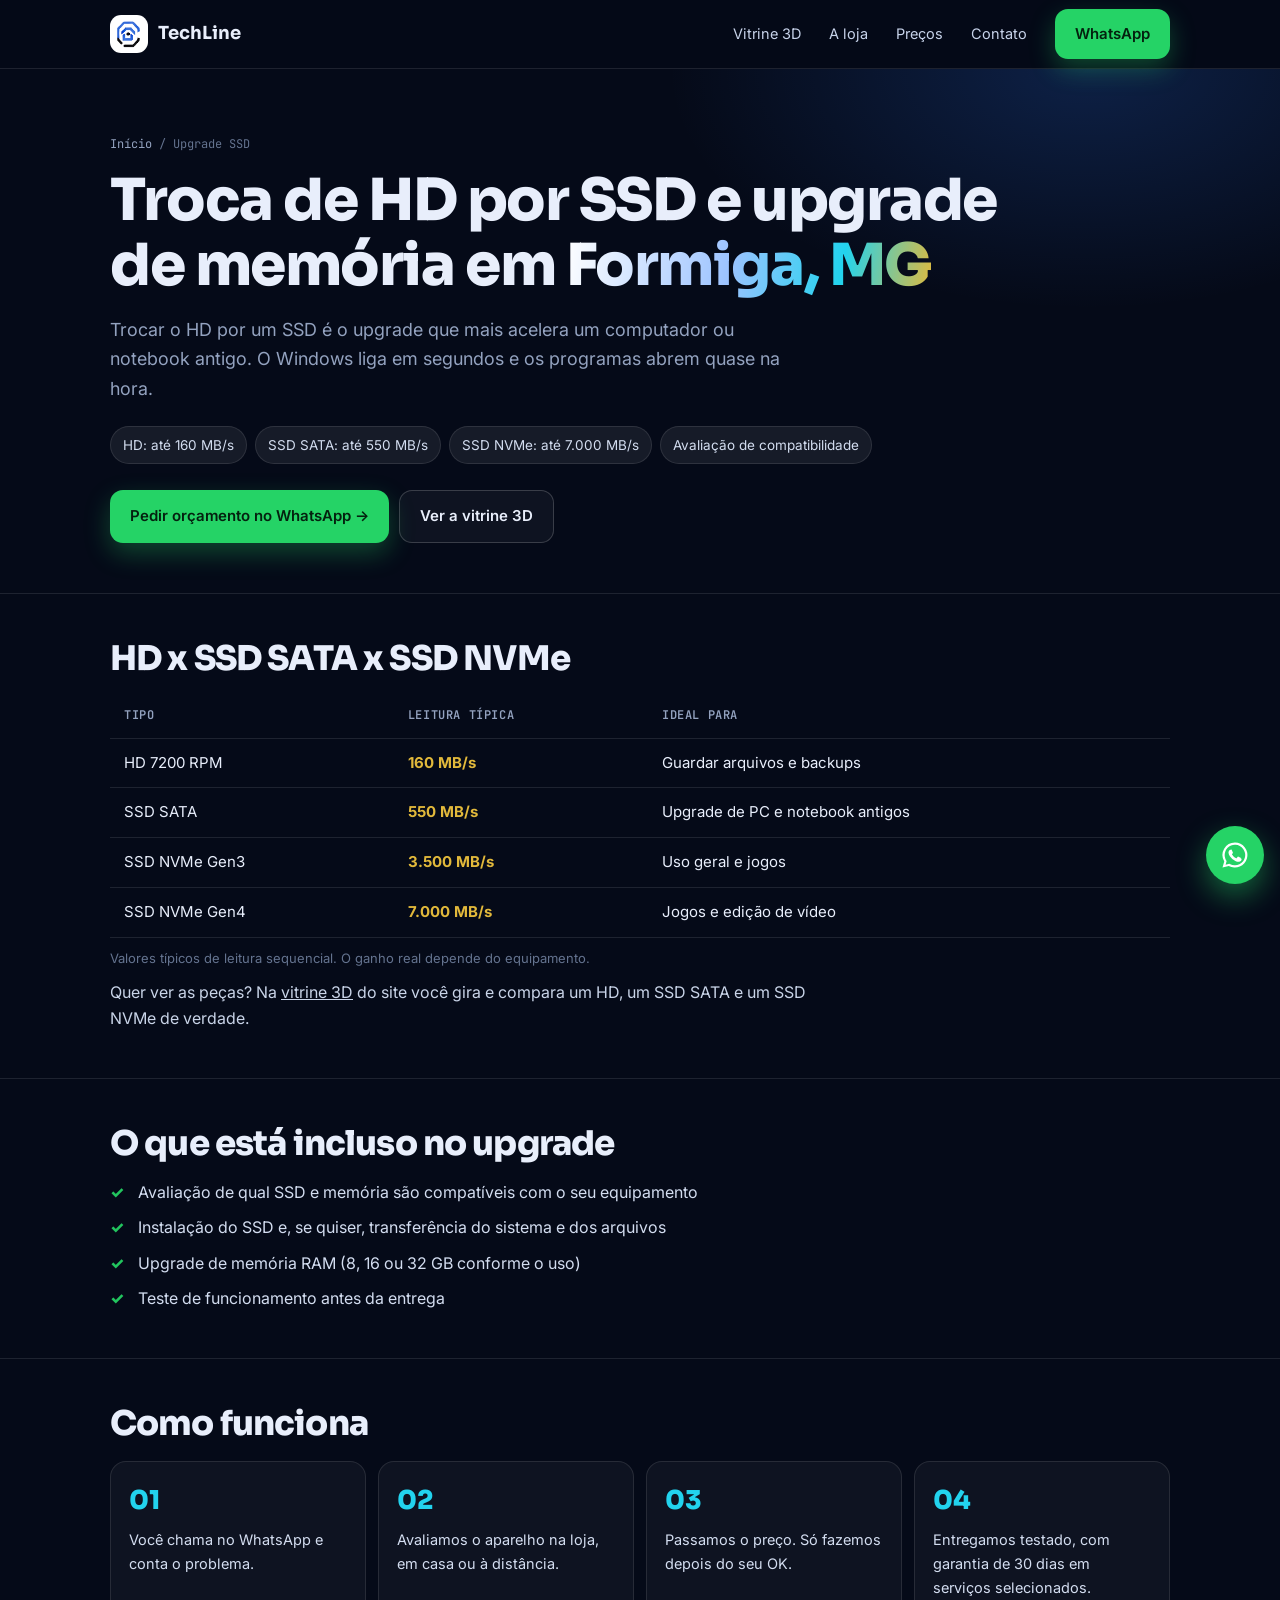
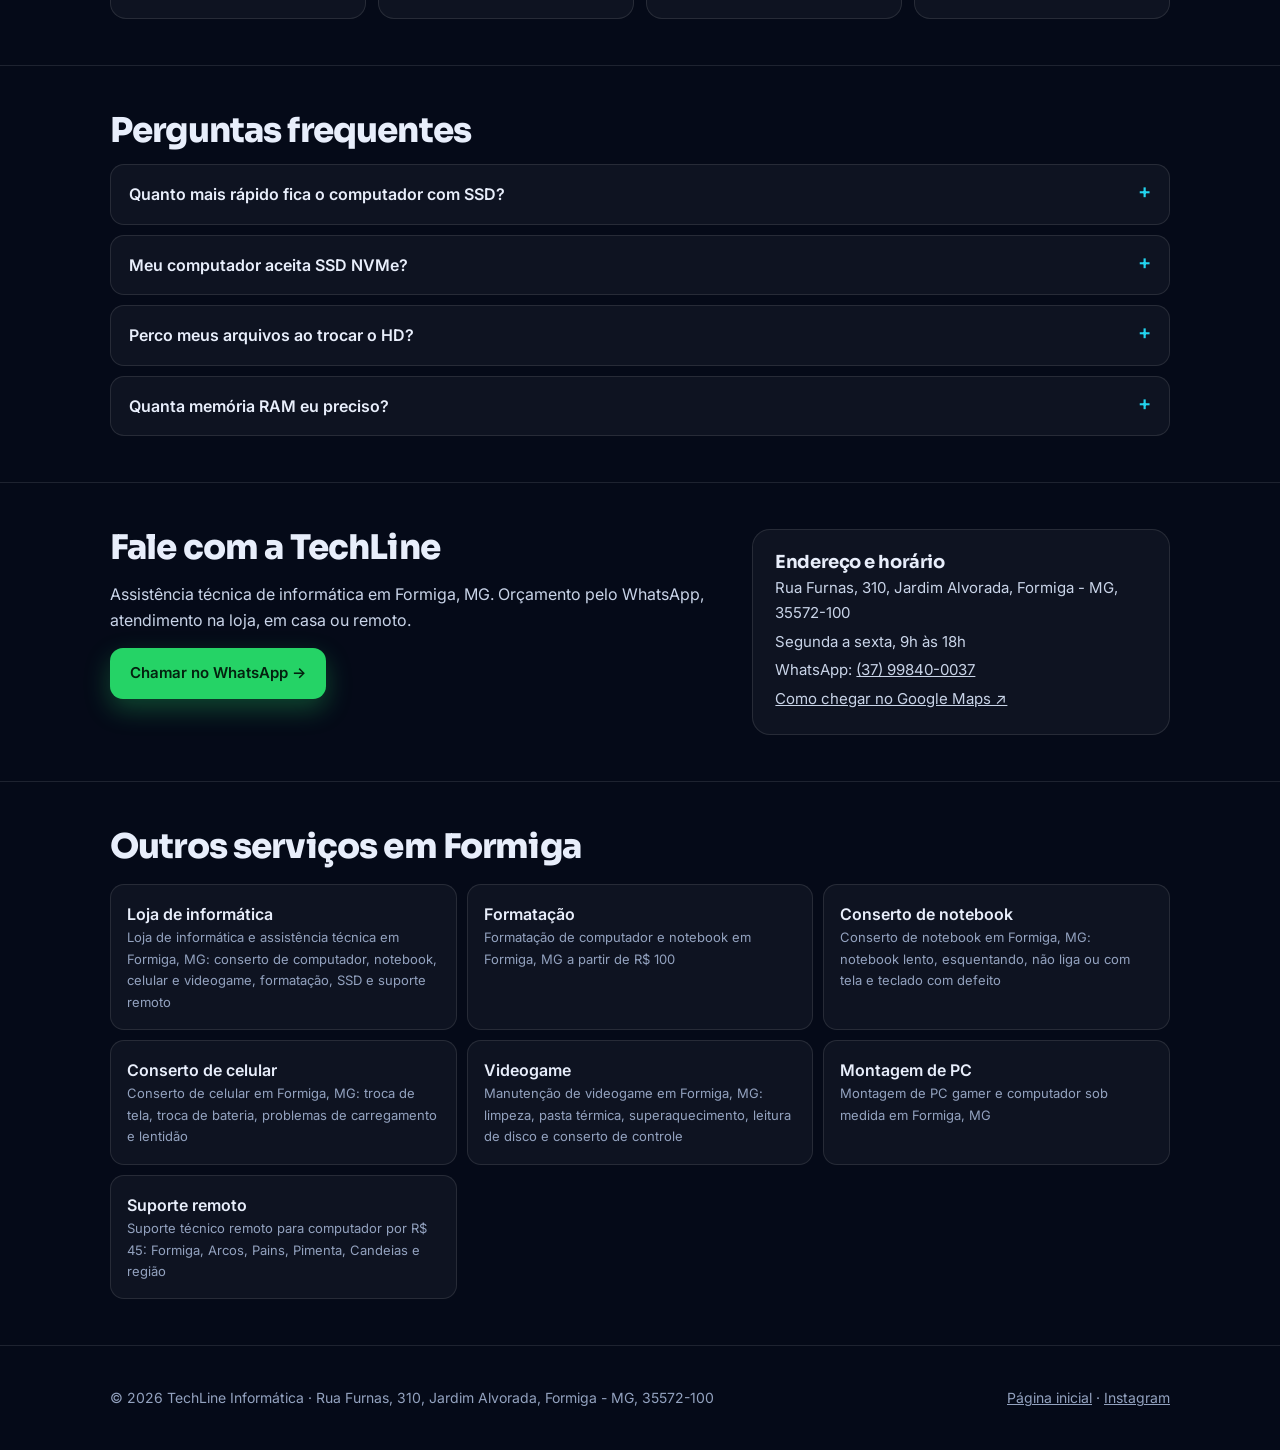
<file: upgrade-ssd-formiga-mg.html>
<!doctype html>
<html lang="pt-BR">
<head>
<meta charset="utf-8">
<meta name="viewport" content="width=device-width,initial-scale=1">
<title>Troca de HD por SSD em Formiga MG | Upgrade de PC e Notebook</title>
<meta name="description" content="Troca de HD por SSD e upgrade de memória em Formiga, MG. Computador e notebook até 44x mais rápidos. Avaliamos a compatibilidade e passamos o orçamento.">
<link rel="canonical" href="https://techline-site.vercel.app/upgrade-ssd-formiga-mg">
<meta name="robots" content="index,follow,max-image-preview:large">
<meta name="geo.region" content="BR-MG"><meta name="geo.placename" content="Formiga">
<meta name="theme-color" content="#050A18">
<meta property="og:locale" content="pt_BR"><meta property="og:type" content="website"><meta property="og:site_name" content="TechLine Informática">
<meta property="og:title" content="Troca de HD por SSD em Formiga MG | Upgrade de PC e Notebook"><meta property="og:description" content="Troca de HD por SSD e upgrade de memória em Formiga, MG. Computador e notebook até 44x mais rápidos. Avaliamos a compatibilidade e passamos o orçamento."><meta property="og:url" content="https://techline-site.vercel.app/upgrade-ssd-formiga-mg">
<meta property="og:image" content="https://techline-site.vercel.app/img/og-techline.jpg"><meta name="twitter:card" content="summary_large_image">
<link rel="icon" type="image/png" href="/favicon.png"><link rel="apple-touch-icon" href="/apple-touch-icon.png">
<link rel="preconnect" href="https://fonts.googleapis.com"><link rel="preconnect" href="https://fonts.gstatic.com" crossorigin>
<link href="https://fonts.googleapis.com/css2?family=Inter:wght@400;600;700&family=JetBrains+Mono:wght@400;600&family=Sora:wght@700;800&display=swap" rel="stylesheet">
<link rel="stylesheet" href="/assets/site.css">
<script type="application/ld+json">{"@context":"https://schema.org","@type":"Service","name":"Upgrade de SSD e memória","serviceType":"Upgrade de SSD e memória","areaServed":[{"@type":"City","name":"Formiga"},{"@type":"State","name":"Minas Gerais"}],"provider":{"@id":"https://techline-site.vercel.app/#loja"},"url":"https://techline-site.vercel.app/upgrade-ssd-formiga-mg"}</script>
<script type="application/ld+json">{"@context":"https://schema.org","@type":["ComputerStore","LocalBusiness"],"@id":"https://techline-site.vercel.app/#loja","name":"TechLine Informática","url":"https://techline-site.vercel.app/","telephone":"+55-37-99840-0037","image":"https://techline-site.vercel.app/img/og-techline.jpg","priceRange":"R$ 30 - R$ 150","address":{"@type":"PostalAddress","streetAddress":"Rua Furnas, 310 - Jardim Alvorada","addressLocality":"Formiga","addressRegion":"MG","postalCode":"35572-100","addressCountry":"BR"},"openingHoursSpecification":[{"@type":"OpeningHoursSpecification","dayOfWeek":["Monday","Tuesday","Wednesday","Thursday","Friday"],"opens":"09:00","closes":"18:00"}]}</script>
<script type="application/ld+json">{"@context":"https://schema.org","@type":"BreadcrumbList","itemListElement":[{"@type":"ListItem","position":1,"name":"Início","item":"https://techline-site.vercel.app/"},{"@type":"ListItem","position":2,"name":"Upgrade SSD","item":"https://techline-site.vercel.app/upgrade-ssd-formiga-mg"}]}</script>
<script type="application/ld+json">{"@context":"https://schema.org","@type":"FAQPage","mainEntity":[{"@type":"Question","name":"Quanto mais rápido fica o computador com SSD?","acceptedAnswer":{"@type":"Answer","text":"Um SSD SATA é cerca de 3,4 vezes mais rápido que um HD na leitura; um SSD NVMe pode ser até 44 vezes mais rápido. Na prática, o Windows liga em segundos."}},{"@type":"Question","name":"Meu computador aceita SSD NVMe?","acceptedAnswer":{"@type":"Answer","text":"Depende da placa-mãe ou do notebook. Avaliamos o seu modelo; se não tiver slot M.2, o SSD SATA é a melhor opção."}},{"@type":"Question","name":"Perco meus arquivos ao trocar o HD?","acceptedAnswer":{"@type":"Answer","text":"Não. Podemos transferir o sistema e os arquivos do HD para o SSD."}},{"@type":"Question","name":"Quanta memória RAM eu preciso?","acceptedAnswer":{"@type":"Answer","text":"8 GB para uso básico, 16 GB para jogos e multitarefa e 32 GB para edição de vídeo e 3D."}}]}</script>
</head>
<body>
<header><div class="wrap nav">
  <a class="brand" href="/"><span><img src="/img/logo-simbolo.png" alt="" width="30" height="30"></span><b>TechLine</b></a>
  <nav aria-label="Principal"><a href="/#vitrine">Vitrine 3D</a><a href="/loja-de-informatica-formiga-mg">A loja</a><a href="/#precos">Preços</a><a href="/#contato">Contato</a></nav>
  <a class="btn btn-wa" href="https://wa.me/5537998400037?text=Ol%C3%A1!%20Quero%20um%20or%C3%A7amento%20de%20upgrade%20para%20SSD." target="_blank" rel="noopener">WhatsApp</a>
</div></header>
<main>
  <div class="hero"><div class="wrap">
    <p class="crumbs"><a href="/">Início</a> / Upgrade SSD</p>
    <h1>Troca de HD por SSD e upgrade de memória em <span class="grad">Formiga, MG</span></h1>
    <p class="lead">Trocar o HD por um SSD é o upgrade que mais acelera um computador ou notebook antigo. O Windows liga em segundos e os programas abrem quase na hora.</p>
    <div class="chips"><span>HD: até 160 MB/s</span><span>SSD SATA: até 550 MB/s</span><span>SSD NVMe: até 7.000 MB/s</span><span>Avaliação de compatibilidade</span></div>
    <div class="cta"><a class="btn btn-wa" href="https://wa.me/5537998400037?text=Ol%C3%A1!%20Quero%20um%20or%C3%A7amento%20de%20upgrade%20para%20SSD." target="_blank" rel="noopener">Pedir orçamento no WhatsApp →</a><a class="btn btn-ghost" href="/#vitrine">Ver a vitrine 3D</a></div>
  </div></div>
<section><div class="wrap"><h2>HD x SSD SATA x SSD NVMe</h2><table><thead><tr><th>Tipo</th><th>Leitura típica</th><th>Ideal para</th></tr></thead><tbody><tr><td>HD 7200 RPM</td><td><b>160 MB/s</b></td><td>Guardar arquivos e backups</td></tr><tr><td>SSD SATA</td><td><b>550 MB/s</b></td><td>Upgrade de PC e notebook antigos</td></tr><tr><td>SSD NVMe Gen3</td><td><b>3.500 MB/s</b></td><td>Uso geral e jogos</td></tr><tr><td>SSD NVMe Gen4</td><td><b>7.000 MB/s</b></td><td>Jogos e edição de vídeo</td></tr></tbody></table><p class="dim">Valores típicos de leitura sequencial. O ganho real depende do equipamento.</p><p>Quer ver as peças? Na <a href="/#vitrine">vitrine 3D</a> do site você gira e compara um HD, um SSD SATA e um SSD NVMe de verdade.</p></div></section>
<section><div class="wrap"><h2>O que está incluso no upgrade</h2><ul class="check"><li>Avaliação de qual SSD e memória são compatíveis com o seu equipamento</li><li>Instalação do SSD e, se quiser, transferência do sistema e dos arquivos</li><li>Upgrade de memória RAM (8, 16 ou 32 GB conforme o uso)</li><li>Teste de funcionamento antes da entrega</li></ul></div></section>
<section><div class="wrap"><h2>Como funciona</h2><ol class="steps"><li>Você chama no WhatsApp e conta o problema.</li><li>Avaliamos o aparelho na loja, em casa ou à distância.</li><li>Passamos o preço. Só fazemos depois do seu OK.</li><li>Entregamos testado, com garantia de 30 dias em serviços selecionados.</li></ol></div></section>
  <section><div class="wrap"><h2>Perguntas frequentes</h2><details><summary>Quanto mais rápido fica o computador com SSD?</summary><p>Um SSD SATA é cerca de 3,4 vezes mais rápido que um HD na leitura; um SSD NVMe pode ser até 44 vezes mais rápido. Na prática, o Windows liga em segundos.</p></details><details><summary>Meu computador aceita SSD NVMe?</summary><p>Depende da placa-mãe ou do notebook. Avaliamos o seu modelo; se não tiver slot M.2, o SSD SATA é a melhor opção.</p></details><details><summary>Perco meus arquivos ao trocar o HD?</summary><p>Não. Podemos transferir o sistema e os arquivos do HD para o SSD.</p></details><details><summary>Quanta memória RAM eu preciso?</summary><p>8 GB para uso básico, 16 GB para jogos e multitarefa e 32 GB para edição de vídeo e 3D.</p></details></div></section>
  <section><div class="wrap contact">
    <div><h2>Fale com a TechLine</h2><p>Assistência técnica de informática em Formiga, MG. Orçamento pelo WhatsApp, atendimento na loja, em casa ou remoto.</p><a class="btn btn-wa" href="https://wa.me/5537998400037?text=Ol%C3%A1!%20Quero%20um%20or%C3%A7amento%20de%20upgrade%20para%20SSD." target="_blank" rel="noopener">Chamar no WhatsApp →</a></div>
    <div class="card"><h3>Endereço e horário</h3><p>Rua Furnas, 310, Jardim Alvorada, Formiga - MG, 35572-100</p><p>Segunda a sexta, 9h às 18h</p><p>WhatsApp: <a href="https://wa.me/5537998400037">(37) 99840-0037</a></p><p><a href="https://www.google.com/maps/dir/?api=1&amp;destination=Rua%20Furnas%2C%20310%2C%20Jardim%20Alvorada%2C%20Formiga%20-%20MG%2C%2035572-100" target="_blank" rel="noopener">Como chegar no Google Maps ↗</a></p></div>
  </div></section>
  <section><div class="wrap"><h2>Outros serviços em Formiga</h2><div class="links"><a href="/loja-de-informatica-formiga-mg">Loja de informática<small>Loja de informática e assistência técnica em Formiga, MG: conserto de computador, notebook, celular e videogame, formatação, SSD e suporte remoto</small></a><a href="/formatacao-de-computador-formiga-mg">Formatação<small>Formatação de computador e notebook em Formiga, MG a partir de R$ 100</small></a><a href="/conserto-de-notebook-formiga-mg">Conserto de notebook<small>Conserto de notebook em Formiga, MG: notebook lento, esquentando, não liga ou com tela e teclado com defeito</small></a><a href="/conserto-de-celular-formiga-mg">Conserto de celular<small>Conserto de celular em Formiga, MG: troca de tela, troca de bateria, problemas de carregamento e lentidão</small></a><a href="/manutencao-de-videogame-formiga-mg">Videogame<small>Manutenção de videogame em Formiga, MG: limpeza, pasta térmica, superaquecimento, leitura de disco e conserto de controle</small></a><a href="/montagem-de-pc-gamer-formiga-mg">Montagem de PC<small>Montagem de PC gamer e computador sob medida em Formiga, MG</small></a><a href="/suporte-tecnico-remoto">Suporte remoto<small>Suporte técnico remoto para computador por R$ 45: Formiga, Arcos, Pains, Pimenta, Candeias e região</small></a></div></div></section>
</main>
<footer><div class="wrap"><span>© 2026 TechLine Informática · Rua Furnas, 310, Jardim Alvorada, Formiga - MG, 35572-100</span><span><a href="/">Página inicial</a> · <a href="https://instagram.com/techline._" target="_blank" rel="noopener">Instagram</a></span></div></footer>
<a class="fab" href="https://wa.me/5537998400037?text=Ol%C3%A1!%20Quero%20um%20or%C3%A7amento%20de%20upgrade%20para%20SSD." target="_blank" rel="noopener" aria-label="Falar no WhatsApp"><svg viewBox="0 0 24 24" fill="#fff" aria-hidden="true"><path d="M12 2a10 10 0 0 0-8.6 15.1L2 22l5-1.3A10 10 0 1 0 12 2zm0 18.2a8.2 8.2 0 0 1-4.2-1.1l-.3-.2-3 .8.8-2.9-.2-.3A8.2 8.2 0 1 1 12 20.2zm4.5-6.1c-.2-.1-1.5-.7-1.7-.8-.2-.1-.4-.1-.6.1l-.8 1c-.1.2-.3.2-.5.1a6.7 6.7 0 0 1-3.3-2.9c-.3-.4.2-.4.7-1.3.1-.2 0-.3 0-.4l-.8-1.8c-.2-.5-.4-.4-.6-.4h-.5a1 1 0 0 0-.7.3 2.9 2.9 0 0 0-.9 2.2 5.1 5.1 0 0 0 1.1 2.7 11.6 11.6 0 0 0 4.4 3.9c1.7.7 2.3.8 3.1.6.5-.1 1.5-.6 1.7-1.2.2-.6.2-1.1.1-1.2l-.5-.2z"/></svg></a>
</body>
</html>
</file>
<file: assets/site.css>
/* TechLine — estilo das páginas de serviço */
:root{--bg:#050A18;--bg2:#08112A;--panel:rgba(255,255,255,.04);--panel2:rgba(255,255,255,.07);--line:rgba(255,255,255,.1);--line2:rgba(255,255,255,.18);--text:#E8EEFB;--muted:#93A2BF;--dim:#64738f;--blue:#2F7BFF;--blued:#0B57D0;--cyan:#22D3EE;--gold:#E2B93B;--green:#22C55E;--wa:#25D366;--mono:"JetBrains Mono",ui-monospace,Consolas,monospace}
*{box-sizing:border-box;margin:0;padding:0}
html{scroll-behavior:smooth}
body{font-family:Inter,system-ui,-apple-system,Segoe UI,Roboto,sans-serif;background:var(--bg);color:var(--text);line-height:1.65;-webkit-font-smoothing:antialiased}
h1,h2,h3{font-family:Sora,Inter,sans-serif;line-height:1.12;letter-spacing:-.025em}
a{color:inherit}
img{display:block;max-width:100%;height:auto}
:focus-visible{outline:2px solid var(--gold);outline-offset:3px;border-radius:6px}
.wrap{max-width:1100px;margin:0 auto;padding:0 20px}
.grad{background:linear-gradient(100deg,#fff,#9cc3ff 45%,var(--cyan) 75%,var(--gold));-webkit-background-clip:text;background-clip:text;color:transparent}
header{position:sticky;top:0;z-index:50;background:rgba(5,10,24,.85);backdrop-filter:blur(14px);-webkit-backdrop-filter:blur(14px);border-bottom:1px solid var(--line)}
.nav{display:flex;align-items:center;gap:16px;height:68px}
.brand{display:flex;align-items:center;gap:10px;text-decoration:none;margin-right:auto}
.brand span{width:38px;height:38px;border-radius:11px;background:#fff;display:grid;place-items:center;padding:4px}
.brand b{font-family:Sora;font-size:18px}
.nav nav{display:flex;gap:4px}
.nav nav a{padding:8px 12px;border-radius:9px;text-decoration:none;font-size:14.5px;color:#c7d3ea}
.nav nav a:hover{background:var(--panel2);color:#fff}
.btn{display:inline-flex;align-items:center;justify-content:center;gap:8px;padding:13px 20px;border-radius:13px;font-weight:600;font-size:15px;text-decoration:none;white-space:nowrap;transition:transform .2s,box-shadow .2s}
.btn:hover{transform:translateY(-2px)}
.btn-wa{background:var(--wa);color:#04210f;box-shadow:0 10px 26px rgba(37,211,102,.3)}
.btn-ghost{border:1px solid var(--line2);background:var(--panel);color:var(--text)}
.crumbs{font-family:var(--mono);font-size:12px;color:var(--dim);padding:26px 0 0}
.crumbs a{color:var(--muted);text-decoration:none}
.crumbs a:hover{color:#fff}
.hero{padding:30px 0 50px;background:radial-gradient(700px 400px at 85% 0%,rgba(47,123,255,.2),transparent 60%)}
.hero h1{font-size:clamp(34px,5vw,58px);font-weight:800;margin-top:14px;max-width:20ch}
.hero .lead{color:var(--muted);font-size:18px;margin-top:16px;max-width:62ch}
.hero .cta{display:flex;flex-wrap:wrap;gap:10px;margin-top:26px}
.chips{display:flex;flex-wrap:wrap;gap:8px;margin-top:22px}
.chips span{font-size:13.5px;padding:7px 12px;border-radius:999px;background:var(--panel2);border:1px solid var(--line);color:#d3ddf0}
.chips b{color:var(--gold)}
main section{padding:46px 0;border-top:1px solid var(--line)}
main h2{font-size:clamp(24px,3vw,34px);font-weight:800;margin-bottom:14px}
main p{color:#c9d4e8;max-width:72ch;margin-top:10px}
main ul.check{list-style:none;display:grid;gap:9px;margin-top:16px;max-width:72ch}
main ul.check li{padding-left:28px;position:relative;color:#d3ddf0}
main ul.check li::before{content:"✓";position:absolute;left:0;color:var(--green);font-weight:800}
.grid2{display:grid;grid-template-columns:1fr 1fr;gap:16px;margin-top:18px}
.card{padding:22px;border-radius:18px;background:var(--panel);border:1px solid var(--line)}
.card h3{font-size:18px}
.card p{font-size:15px;margin-top:6px}
.price{font-family:Sora;font-weight:800;font-size:28px;color:var(--gold);margin-top:6px}
table{width:100%;border-collapse:collapse;margin-top:16px;font-size:15px}
th,td{text-align:left;padding:12px 14px;border-bottom:1px solid var(--line)}
th{font-family:var(--mono);font-size:12px;color:var(--muted);font-weight:600;text-transform:uppercase;letter-spacing:.05em}
td b{color:var(--gold)}
.steps{list-style:none;counter-reset:s;display:grid;grid-template-columns:repeat(4,1fr);gap:12px;margin-top:18px}
.steps li{counter-increment:s;padding:18px;border-radius:16px;background:var(--panel);border:1px solid var(--line);font-size:14.5px;color:#d3ddf0}
.steps li::before{content:"0" counter(s);display:block;font-family:Sora;font-weight:800;font-size:26px;color:var(--cyan);margin-bottom:6px}
details{border:1px solid var(--line);border-radius:14px;background:var(--panel);margin-top:10px}
summary{cursor:pointer;padding:16px 18px;font-weight:600;list-style:none}
summary::-webkit-details-marker{display:none}
summary::after{content:"+";float:right;color:var(--cyan);font-size:20px;line-height:1}
details[open] summary::after{content:"–"}
details p{padding:0 18px 16px;margin:0}
.links{display:grid;grid-template-columns:repeat(3,1fr);gap:10px;margin-top:18px}
.links a{display:block;padding:16px;border-radius:14px;border:1px solid var(--line);background:var(--panel);text-decoration:none;font-weight:600;transition:border-color .2s}
.links a:hover{border-color:var(--cyan)}
.links a small{display:block;font-weight:400;color:var(--muted);font-size:13px}
.contact{display:grid;grid-template-columns:1.2fr .8fr;gap:16px;align-items:start}
.contact .card p{margin-top:4px}
.contact a.btn{margin-top:14px}
.dim{color:var(--dim);font-size:13px}
footer{padding:40px 0;border-top:1px solid var(--line);color:var(--muted);font-size:14px}
footer .wrap{display:flex;justify-content:space-between;gap:16px;flex-wrap:wrap}
footer a{color:var(--muted)}
.fab{position:fixed;right:16px;bottom:16px;width:58px;height:58px;border-radius:50%;background:var(--wa);display:grid;place-items:center;box-shadow:0 12px 30px rgba(37,211,102,.45);z-index:60}
.fab svg{width:30px;height:30px}
@media (max-width:860px){.nav nav{display:none}.grid2,.contact{grid-template-columns:1fr}.steps{grid-template-columns:1fr 1fr}.links{grid-template-columns:1fr 1fr}}
@media (max-width:520px){.steps,.links{grid-template-columns:1fr}.hero .cta .btn{flex:1}.nav .btn{padding:10px 14px;font-size:14px}}
</file>
